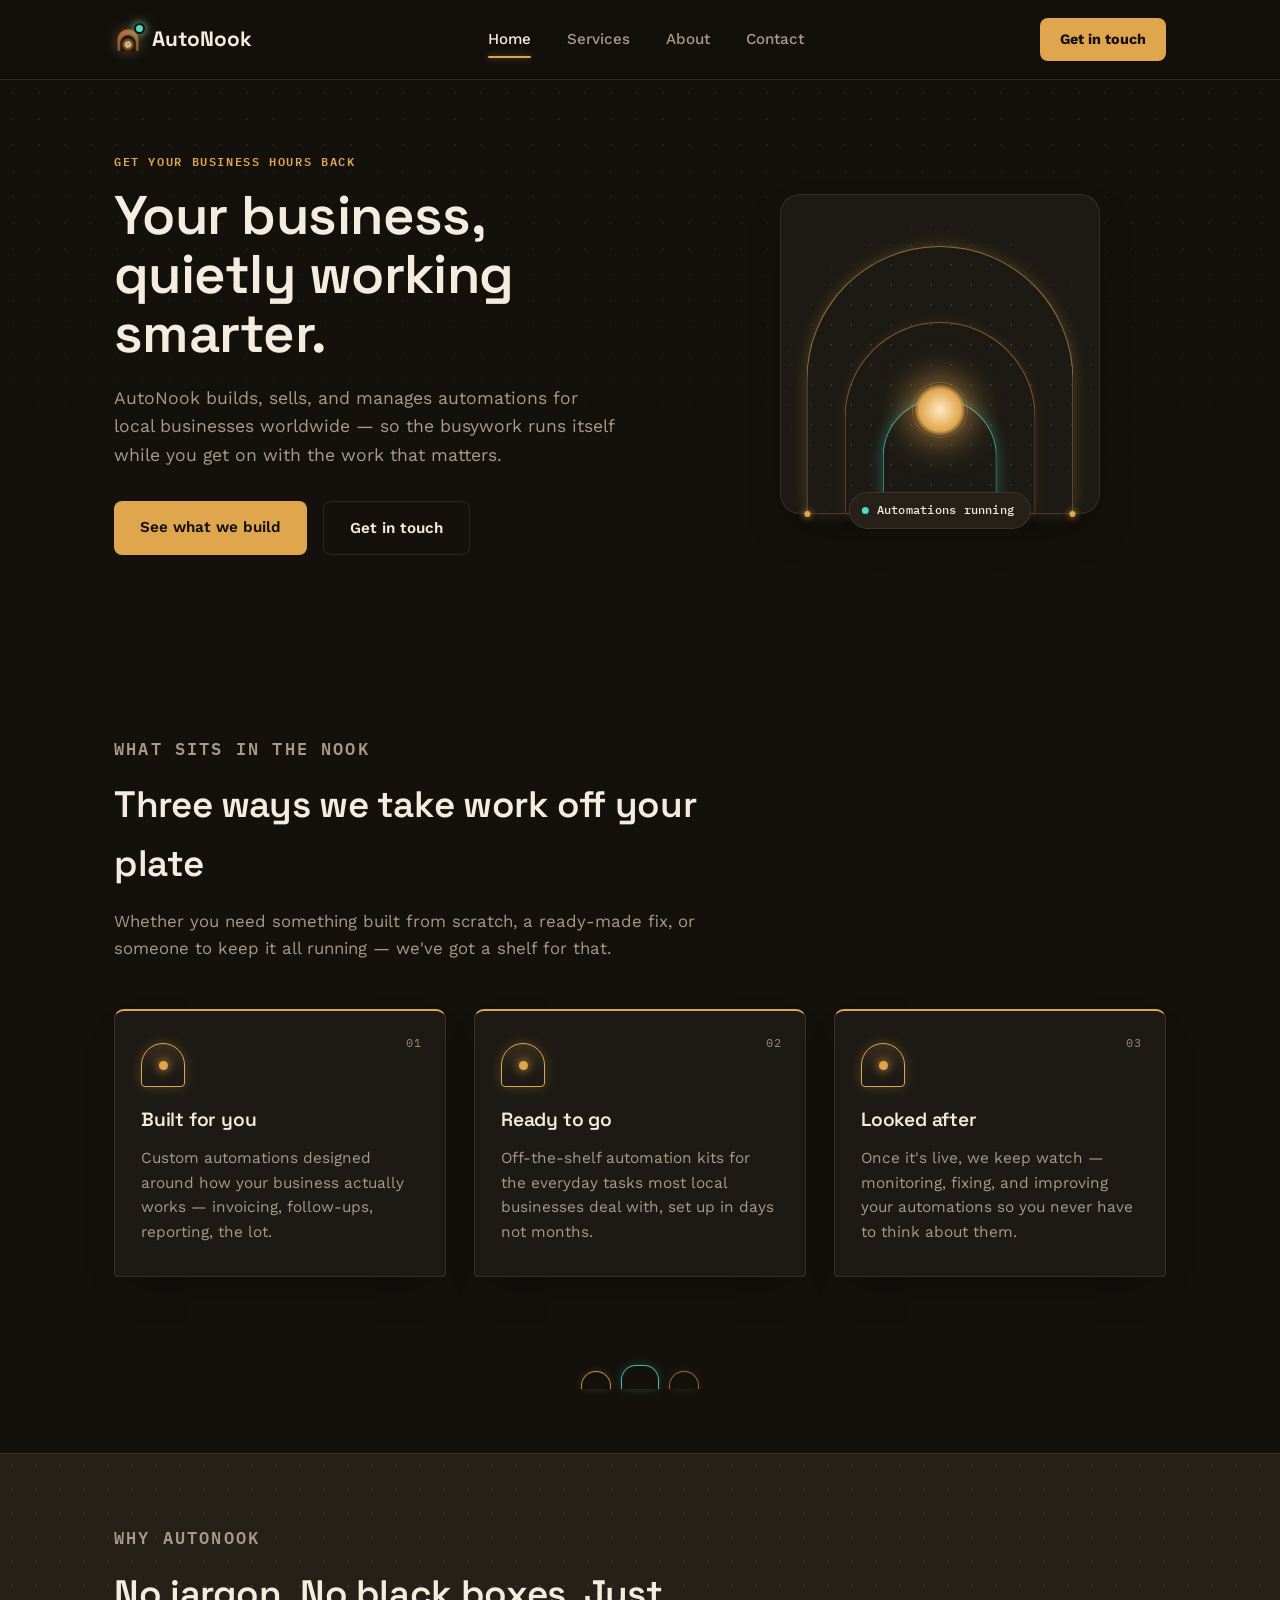
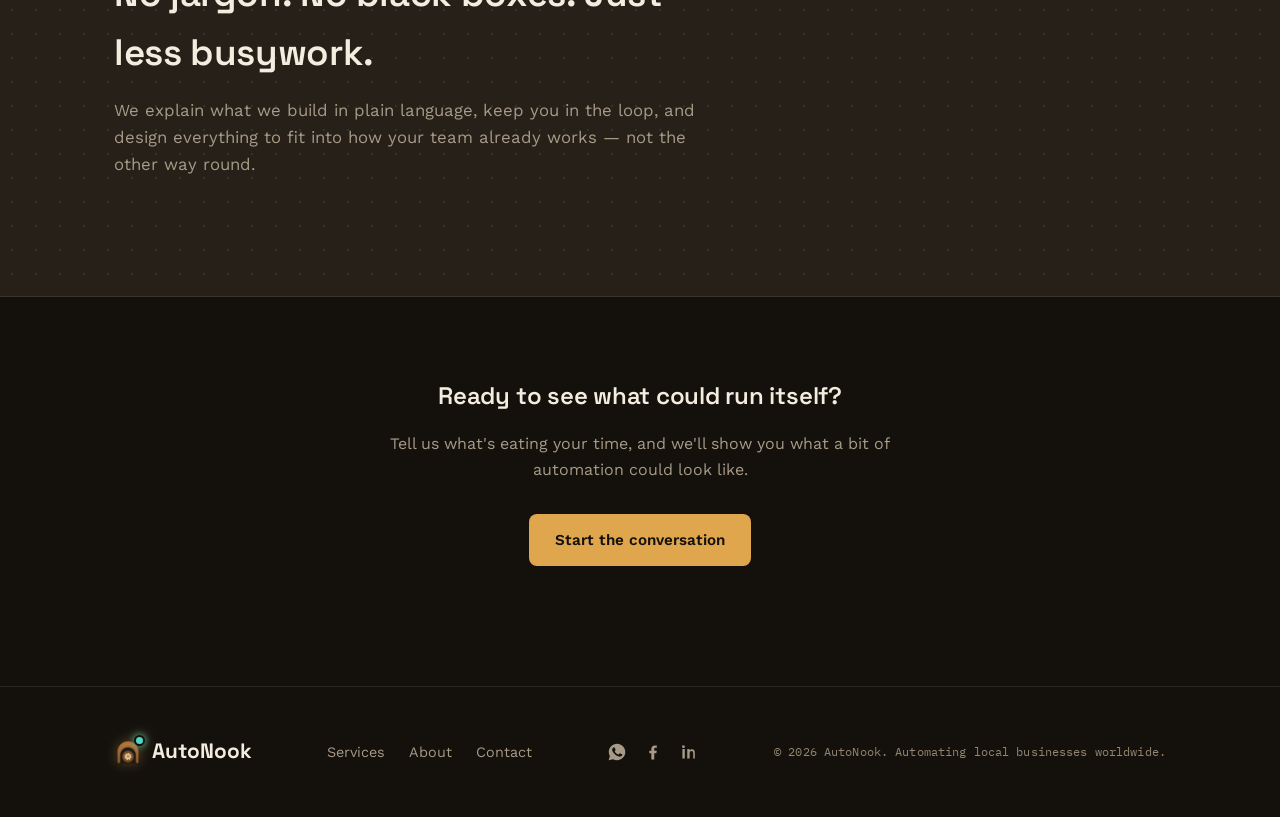
<file: index.html>
<!DOCTYPE html>
<html lang="en">
<head>
<!-- Google tag (gtag.js) -->
<script async src="https://www.googletagmanager.com/gtag/js?id=G-Y0112PHLWQ"></script>
<script>
  window.dataLayer = window.dataLayer || [];
  function gtag(){dataLayer.push(arguments);}
  gtag('js', new Date());

  gtag('config', 'G-Y0112PHLWQ');
</script>
<meta charset="UTF-8">
<meta name="viewport" content="width=device-width, initial-scale=1.0">
<title>AutoNook — Get your business hours back</title>
<meta name="description" content="AutoNook builds, sells, and manages automations for local businesses worldwide.">
<link rel="canonical" href="https://autonook.co.za/">
<meta name="theme-color" content="#14110D">
<link rel="icon" href="favicon.ico" sizes="any">
<link rel="icon" href="favicon-32.png" sizes="32x32" type="image/png">
<link rel="apple-touch-icon" href="apple-touch-icon.png">
<link rel="manifest" href="site.webmanifest">

<link rel="preconnect" href="https://fonts.googleapis.com">
<link rel="preconnect" href="https://fonts.gstatic.com" crossorigin>
<link rel="stylesheet" href="https://fonts.googleapis.com/css2?family=Space+Grotesk:wght@500;600;700&family=Work+Sans:wght@400;500;600;700&family=IBM+Plex+Mono:wght@400;500;600;700&display=swap">

<meta property="og:type" content="website">
<meta property="og:site_name" content="AutoNook">
<meta property="og:title" content="AutoNook — Get your business hours back">
<meta property="og:description" content="AutoNook builds, sells, and manages automations for local businesses worldwide.">
<meta property="og:url" content="https://autonook.co.za/">
<meta property="og:image" content="https://autonook.co.za/og-image.png">
<meta property="og:image:width" content="1200">
<meta property="og:image:height" content="630">
<meta property="og:locale" content="en_US">
<meta name="twitter:card" content="summary_large_image">
<meta name="twitter:title" content="AutoNook — Get your business hours back">
<meta name="twitter:description" content="AutoNook builds, sells, and manages automations for local businesses worldwide.">
<meta name="twitter:image" content="https://autonook.co.za/og-image.png">

<script type="application/ld+json">
{
  "@context": "https://schema.org",
  "@type": "Organization",
  "name": "AutoNook",
  "url": "https://autonook.co.za/",
  "logo": "https://autonook.co.za/apple-touch-icon.png",
  "image": "https://autonook.co.za/og-image.png",
  "description": "AutoNook builds, sells, and manages automations for local businesses worldwide.",
  "areaServed": "Worldwide"
}
</script>

<link rel="stylesheet" href="styles.css">
</head>
<body>

<header>
  <nav class="nav">
    <a href="/" class="logo"><span class="logo-mark"><img src="logo-icon.png" alt="AutoNook" width="28" height="28"></span>AutoNook</a>
    <div class="nav-links">
      <a href="/" class="active">Home</a>
      <a href="/services">Services</a>
      <a href="/about">About</a>
      <a href="/contact">Contact</a>
    </div>
    <a href="/contact" class="nav-cta">Get in touch</a>
    <button class="nav-toggle" aria-label="Toggle menu"><span></span><span></span><span></span></button>
  </nav>
</header>

<section class="hero">
  <div class="container hero-grid">
    <div>
      <p class="eyebrow">Get your business hours back</p>
      <h1>Your business, quietly working smarter.</h1>
      <p class="lede">AutoNook builds, sells, and manages automations for local businesses worldwide — so the busywork runs itself while you get on with the work that matters.</p>
      <div class="btn-row">
        <a href="/services" class="btn btn-primary">See what we build</a>
        <a href="/contact" class="btn btn-ghost">Get in touch</a>
      </div>
    </div>
    <div class="arch-stack">
      <div class="arch arch-1"></div>
      <div class="arch arch-2"></div>
      <div class="arch arch-3"></div>
      <div class="arch-glow"></div>
      <div class="status-float"><span class="dot"></span>Automations running</div>
    </div>
  </div>
</section>

<section>
  <div class="container">
    <div class="section-head">
      <p class="eyebrow">What sits in the nook</p>
      <h2>Three ways we take work off your plate</h2>
      <p>Whether you need something built from scratch, a ready-made fix, or someone to keep it all running — we've got a shelf for that.</p>
    </div>
    <div class="shelves">
      <a class="shelf corner-frame" href="/custom">
        <span class="shelf-index">01</span>
        <div class="mini-arch"><span></span></div>
        <h3>Built for you</h3>
        <p>Custom automations designed around how your business actually works — invoicing, follow-ups, reporting, the lot.</p>
      </a>
      <a class="shelf corner-frame" href="/ready-made-kits">
        <span class="shelf-index">02</span>
        <div class="mini-arch"><span></span></div>
        <h3>Ready to go</h3>
        <p>Off-the-shelf automation kits for the everyday tasks most local businesses deal with, set up in days not months.</p>
      </a>
      <a class="shelf corner-frame" href="/managed">
        <span class="shelf-index">03</span>
        <div class="mini-arch"><span></span></div>
        <h3>Looked after</h3>
        <p>Once it's live, we keep watch — monitoring, fixing, and improving your automations so you never have to think about them.</p>
      </a>
    </div>
  </div>
</section>

<div class="divider-arches"><span></span><span></span><span></span></div>

<section class="band">
  <div class="container">
    <div class="section-head">
      <p class="eyebrow">Why AutoNook</p>
      <h2>No jargon. No black boxes. Just less busywork.</h2>
      <p>We explain what we build in plain language, keep you in the loop, and design everything to fit into how your team already works — not the other way round.</p>
    </div>
  </div>
</section>

<section>
  <div class="container" style="text-align:center">
    <h2 style="margin-bottom:16px">Ready to see what could run itself?</h2>
    <p style="color:var(--ink-soft);max-width:50ch;margin:0 auto 32px">Tell us what's eating your time, and we'll show you what a bit of automation could look like.</p>
    <a href="/contact" class="btn btn-primary">Start the conversation</a>
  </div>
</section>

<footer>
  <div class="container footer-row">
    <a href="/" class="logo"><span class="logo-mark"><img src="logo-icon.png" alt="AutoNook" width="28" height="28"></span>AutoNook</a>
    <div class="footer-links">
      <a href="/services">Services</a>
      <a href="/about">About</a>
      <a href="/contact">Contact</a>
    </div>
    <div class="footer-social">
      <a href="https://wa.me/27660152471?text=Hi%20AutoNook%2C%20I%27d%20like%20to%20chat%20about%20automating%20something%20in%20my%20business." target="_blank" rel="noopener" aria-label="Chat on WhatsApp"><svg viewBox="0 0 24 24" width="20" height="20" fill="currentColor" aria-hidden="true"><path d="M12.04 2C6.58 2 2.13 6.45 2.13 11.91c0 1.75.46 3.45 1.32 4.95L2 22l5.25-1.38a9.9 9.9 0 0 0 4.79 1.22h.01c5.46 0 9.9-4.45 9.9-9.91C21.95 6.45 17.5 2 12.04 2Zm5.8 14.07c-.24.68-1.42 1.33-1.96 1.4-.5.07-1.14.1-1.84-.12-.42-.13-.96-.31-1.66-.6-2.92-1.26-4.83-4.19-4.98-4.39-.15-.2-1.2-1.6-1.2-3.05 0-1.45.76-2.16 1.03-2.46.27-.3.6-.37.8-.37.2 0 .4 0 .58.01.19.01.44-.07.68.53.25.6.85 2.08.92 2.23.07.15.12.33.02.53-.1.2-.15.32-.3.5-.15.18-.31.4-.44.53-.15.15-.3.31-.13.61.17.3.76 1.27 1.63 2.06 1.12 1.02 2.06 1.34 2.37 1.49.3.15.48.13.66-.08.18-.2.76-.9.96-1.2.2-.3.4-.25.68-.15.27.1 1.75.83 2.05.98.3.15.5.23.57.35.08.13.08.72-.16 1.4Z"/></svg></a>
      <a href="https://www.facebook.com/AutoNookza/" target="_blank" rel="noopener" aria-label="AutoNook on Facebook"><svg viewBox="0 0 24 24" width="20" height="20" fill="currentColor" aria-hidden="true"><path d="M13.5 21v-7.5h2.5l.5-3h-3V8.5c0-.87.24-1.46 1.49-1.46H16.6V4.35C16.3 4.31 15.3 4.22 14.13 4.22c-2.44 0-4.11 1.49-4.11 4.22V10.5H7.5v3H10V21h3.5Z"/></svg></a>
      <a href="https://www.linkedin.com/company/autonook-automations/" target="_blank" rel="noopener" aria-label="AutoNook on LinkedIn"><svg viewBox="0 0 24 24" width="20" height="20" fill="currentColor" aria-hidden="true"><path d="M6.94 8.5H4.06V19.94h2.88V8.5ZM5.5 4a1.67 1.67 0 1 0 0 3.33A1.67 1.67 0 0 0 5.5 4ZM19.94 19.94h-2.87v-5.98c0-1.43-.03-3.26-1.99-3.26-1.99 0-2.3 1.55-2.3 3.16v6.08H9.91V8.5h2.76v1.56h.04c.38-.73 1.32-1.5 2.72-1.5 2.91 0 3.51 1.91 3.51 4.4v6.98Z"/></svg></a>
    </div>
    <p class="footer-note">© 2026 AutoNook. Automating local businesses worldwide.</p>
  </div>
</footer>

<script src="script.js"></script>
</body>
</html>
</file>
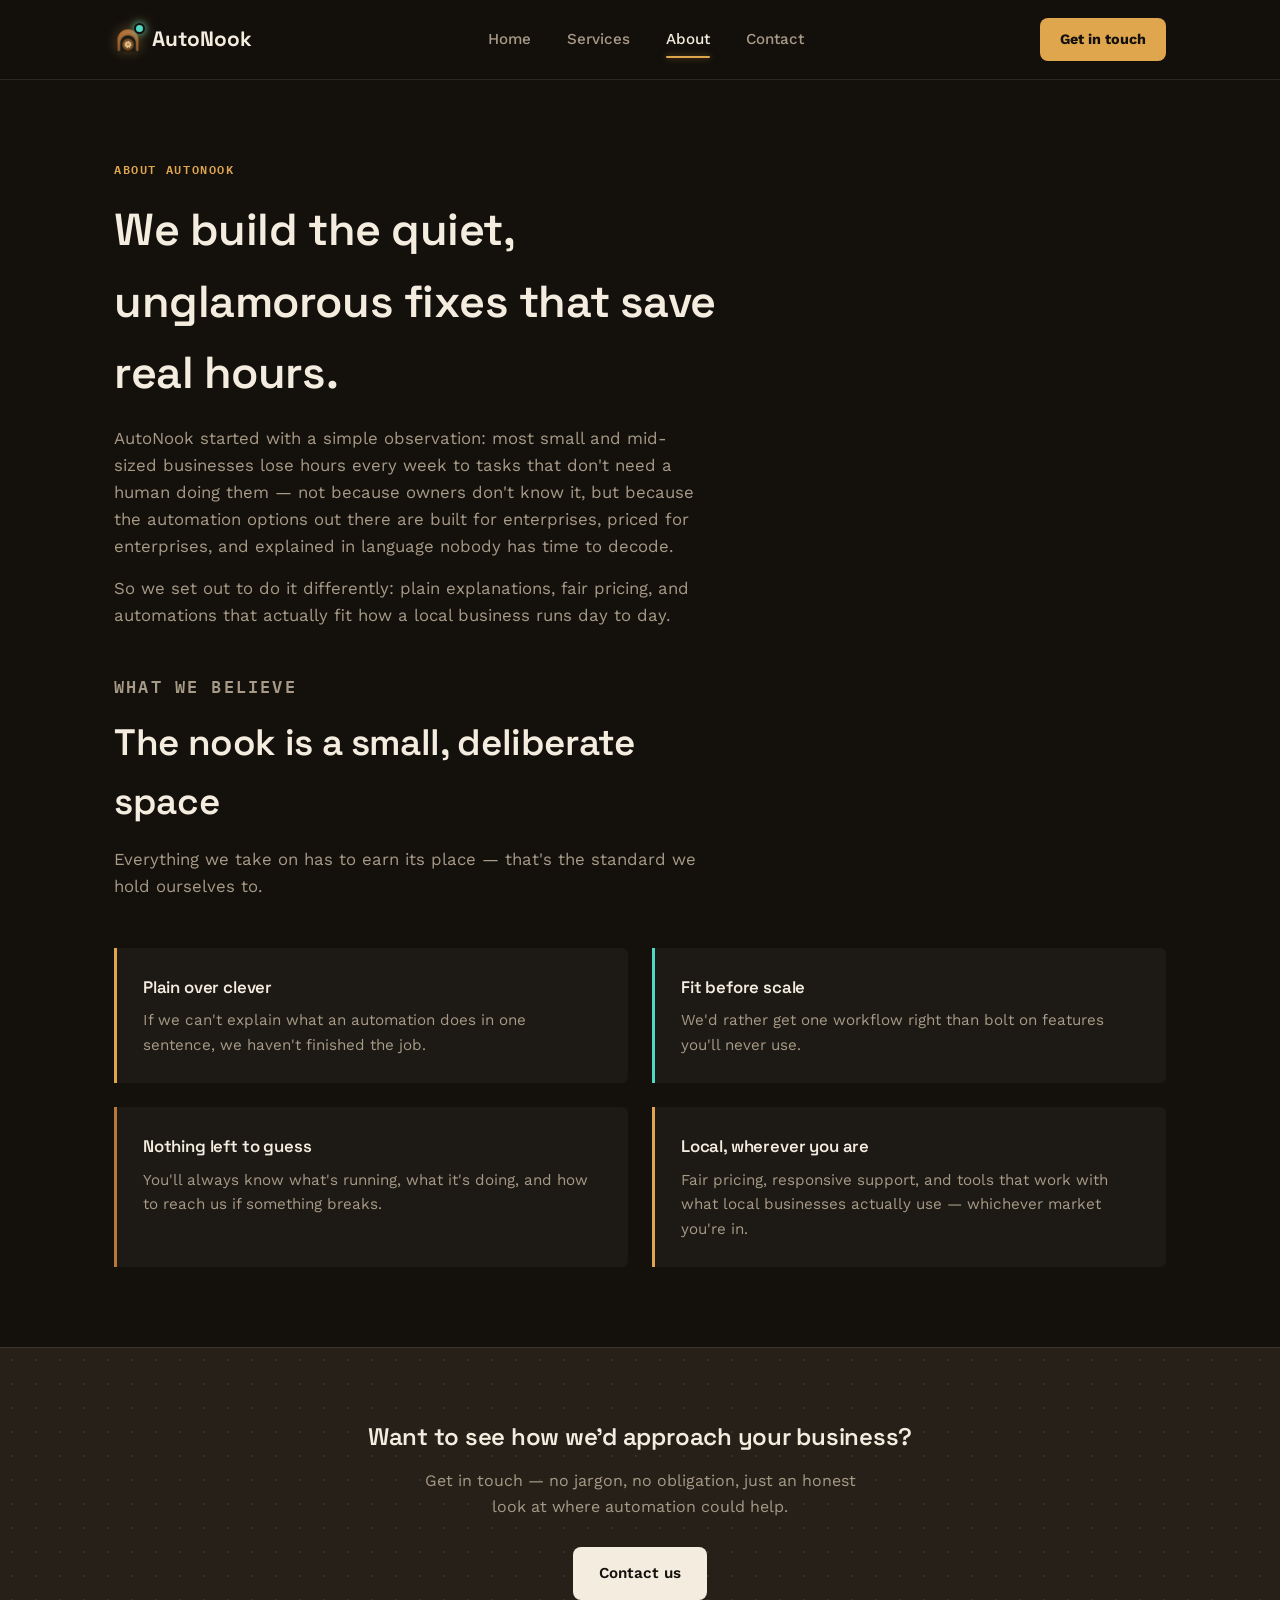
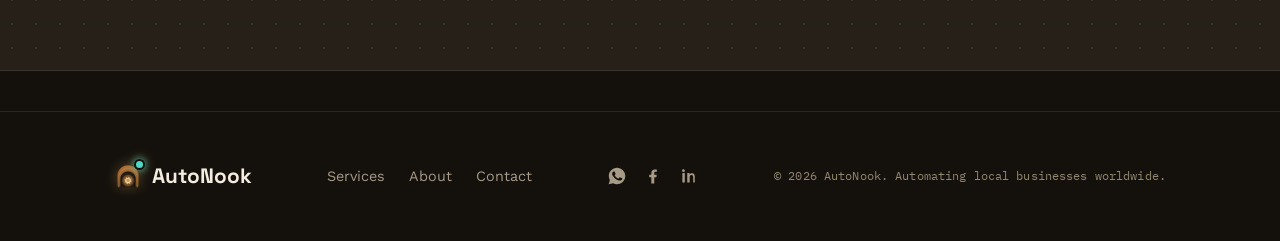
<file: about.html>
<!DOCTYPE html>
<html lang="en">
<head>
<!-- Google tag (gtag.js) -->
<script async src="https://www.googletagmanager.com/gtag/js?id=G-Y0112PHLWQ"></script>
<script>
  window.dataLayer = window.dataLayer || [];
  function gtag(){dataLayer.push(arguments);}
  gtag('js', new Date());

  gtag('config', 'G-Y0112PHLWQ');
</script>
<meta charset="UTF-8">
<meta name="viewport" content="width=device-width, initial-scale=1.0">
<title>About — AutoNook</title>
<meta name="description" content="AutoNook is an automation studio built on plain language and practical fixes, for local businesses worldwide.">
<link rel="canonical" href="https://autonook.co.za/about">
<meta name="theme-color" content="#14110D">
<link rel="icon" href="favicon.ico" sizes="any">
<link rel="icon" href="favicon-32.png" sizes="32x32" type="image/png">
<link rel="apple-touch-icon" href="apple-touch-icon.png">
<link rel="manifest" href="site.webmanifest">

<link rel="preconnect" href="https://fonts.googleapis.com">
<link rel="preconnect" href="https://fonts.gstatic.com" crossorigin>
<link rel="stylesheet" href="https://fonts.googleapis.com/css2?family=Space+Grotesk:wght@500;600;700&family=Work+Sans:wght@400;500;600;700&family=IBM+Plex+Mono:wght@400;500;600;700&display=swap">

<meta property="og:type" content="website">
<meta property="og:site_name" content="AutoNook">
<meta property="og:title" content="About — AutoNook">
<meta property="og:description" content="AutoNook is an automation studio built on plain language and practical fixes, for local businesses worldwide.">
<meta property="og:url" content="https://autonook.co.za/about">
<meta property="og:image" content="https://autonook.co.za/og-image.png">
<meta property="og:image:width" content="1200">
<meta property="og:image:height" content="630">
<meta property="og:locale" content="en_US">
<meta name="twitter:card" content="summary_large_image">
<meta name="twitter:title" content="About — AutoNook">
<meta name="twitter:description" content="AutoNook is an automation studio built on plain language and practical fixes, for local businesses worldwide.">
<meta name="twitter:image" content="https://autonook.co.za/og-image.png">

<script type="application/ld+json">
{
  "@context": "https://schema.org",
  "@type": "Organization",
  "name": "AutoNook",
  "url": "https://autonook.co.za/",
  "logo": "https://autonook.co.za/apple-touch-icon.png",
  "image": "https://autonook.co.za/og-image.png",
  "description": "AutoNook builds, sells, and manages automations for local businesses worldwide.",
  "areaServed": "Worldwide"
}
</script>
<script type="application/ld+json">
{
  "@context": "https://schema.org",
  "@type": "BreadcrumbList",
  "itemListElement": [
    {"@type": "ListItem", "position": 1, "name": "Home", "item": "https://autonook.co.za/"},
    {"@type": "ListItem", "position": 2, "name": "About", "item": "https://autonook.co.za/about"}
  ]
}
</script>

<link rel="stylesheet" href="styles.css">
</head>
<body>

<header>
  <nav class="nav">
    <a href="/" class="logo"><span class="logo-mark"><img src="logo-icon.png" alt="AutoNook" width="28" height="28"></span>AutoNook</a>
    <div class="nav-links">
      <a href="/">Home</a>
      <a href="/services">Services</a>
      <a href="/about" class="active">About</a>
      <a href="/contact">Contact</a>
    </div>
    <a href="/contact" class="nav-cta">Get in touch</a>
    <button class="nav-toggle" aria-label="Toggle menu"><span></span><span></span><span></span></button>
  </nav>
</header>

<section style="padding-bottom:20px">
  <div class="container">
    <p class="eyebrow">About AutoNook</p>
    <h1 style="font-size:clamp(2rem,4vw,2.8rem);max-width:22ch">We build the quiet, unglamorous fixes that save real hours.</h1>
    <p style="color:var(--ink-soft);max-width:58ch;margin-top:16px;font-size:1.05rem">AutoNook started with a simple observation: most small and mid-sized businesses lose hours every week to tasks that don't need a human doing them — not because owners don't know it, but because the automation options out there are built for enterprises, priced for enterprises, and explained in language nobody has time to decode.</p>
    <p style="color:var(--ink-soft);max-width:58ch;margin-top:16px;font-size:1.05rem">So we set out to do it differently: plain explanations, fair pricing, and automations that actually fit how a local business runs day to day.</p>
  </div>
</section>

<section style="padding-top:24px">
  <div class="container">
    <div class="section-head">
      <p class="eyebrow">What we believe</p>
      <h2>The nook is a small, deliberate space</h2>
      <p>Everything we take on has to earn its place — that's the standard we hold ourselves to.</p>
    </div>
    <div class="value-row">
      <div class="value-item corner-frame">
        <h3>Plain over clever</h3>
        <p>If we can't explain what an automation does in one sentence, we haven't finished the job.</p>
      </div>
      <div class="value-item corner-frame">
        <h3>Fit before scale</h3>
        <p>We'd rather get one workflow right than bolt on features you'll never use.</p>
      </div>
      <div class="value-item corner-frame">
        <h3>Nothing left to guess</h3>
        <p>You'll always know what's running, what it's doing, and how to reach us if something breaks.</p>
      </div>
      <div class="value-item corner-frame">
        <h3>Local, wherever you are</h3>
        <p>Fair pricing, responsive support, and tools that work with what local businesses actually use — whichever market you're in.</p>
      </div>
    </div>
  </div>
</section>

<section class="band">
  <div class="container" style="text-align:center">
    <h2>Want to see how we'd approach your business?</h2>
    <p style="max-width:46ch;margin:12px auto 28px">Get in touch — no jargon, no obligation, just an honest look at where automation could help.</p>
    <a href="/contact" class="btn" style="background:var(--parchment);color:var(--teal)">Contact us</a>
  </div>
</section>

<footer>
  <div class="container footer-row">
    <a href="/" class="logo"><span class="logo-mark"><img src="logo-icon.png" alt="AutoNook" width="28" height="28"></span>AutoNook</a>
    <div class="footer-links">
      <a href="/services">Services</a>
      <a href="/about">About</a>
      <a href="/contact">Contact</a>
    </div>
    <div class="footer-social">
      <a href="https://wa.me/27660152471?text=Hi%20AutoNook%2C%20I%27d%20like%20to%20chat%20about%20automating%20something%20in%20my%20business." target="_blank" rel="noopener" aria-label="Chat on WhatsApp"><svg viewBox="0 0 24 24" width="20" height="20" fill="currentColor" aria-hidden="true"><path d="M12.04 2C6.58 2 2.13 6.45 2.13 11.91c0 1.75.46 3.45 1.32 4.95L2 22l5.25-1.38a9.9 9.9 0 0 0 4.79 1.22h.01c5.46 0 9.9-4.45 9.9-9.91C21.95 6.45 17.5 2 12.04 2Zm5.8 14.07c-.24.68-1.42 1.33-1.96 1.4-.5.07-1.14.1-1.84-.12-.42-.13-.96-.31-1.66-.6-2.92-1.26-4.83-4.19-4.98-4.39-.15-.2-1.2-1.6-1.2-3.05 0-1.45.76-2.16 1.03-2.46.27-.3.6-.37.8-.37.2 0 .4 0 .58.01.19.01.44-.07.68.53.25.6.85 2.08.92 2.23.07.15.12.33.02.53-.1.2-.15.32-.3.5-.15.18-.31.4-.44.53-.15.15-.3.31-.13.61.17.3.76 1.27 1.63 2.06 1.12 1.02 2.06 1.34 2.37 1.49.3.15.48.13.66-.08.18-.2.76-.9.96-1.2.2-.3.4-.25.68-.15.27.1 1.75.83 2.05.98.3.15.5.23.57.35.08.13.08.72-.16 1.4Z"/></svg></a>
      <a href="https://www.facebook.com/AutoNookza/" target="_blank" rel="noopener" aria-label="AutoNook on Facebook"><svg viewBox="0 0 24 24" width="20" height="20" fill="currentColor" aria-hidden="true"><path d="M13.5 21v-7.5h2.5l.5-3h-3V8.5c0-.87.24-1.46 1.49-1.46H16.6V4.35C16.3 4.31 15.3 4.22 14.13 4.22c-2.44 0-4.11 1.49-4.11 4.22V10.5H7.5v3H10V21h3.5Z"/></svg></a>
      <a href="https://www.linkedin.com/company/autonook-automations/" target="_blank" rel="noopener" aria-label="AutoNook on LinkedIn"><svg viewBox="0 0 24 24" width="20" height="20" fill="currentColor" aria-hidden="true"><path d="M6.94 8.5H4.06V19.94h2.88V8.5ZM5.5 4a1.67 1.67 0 1 0 0 3.33A1.67 1.67 0 0 0 5.5 4ZM19.94 19.94h-2.87v-5.98c0-1.43-.03-3.26-1.99-3.26-1.99 0-2.3 1.55-2.3 3.16v6.08H9.91V8.5h2.76v1.56h.04c.38-.73 1.32-1.5 2.72-1.5 2.91 0 3.51 1.91 3.51 4.4v6.98Z"/></svg></a>
    </div>
    <p class="footer-note">© 2026 AutoNook. Automating local businesses worldwide.</p>
  </div>
</footer>

<script src="script.js"></script>
</body>
</html>
</file>
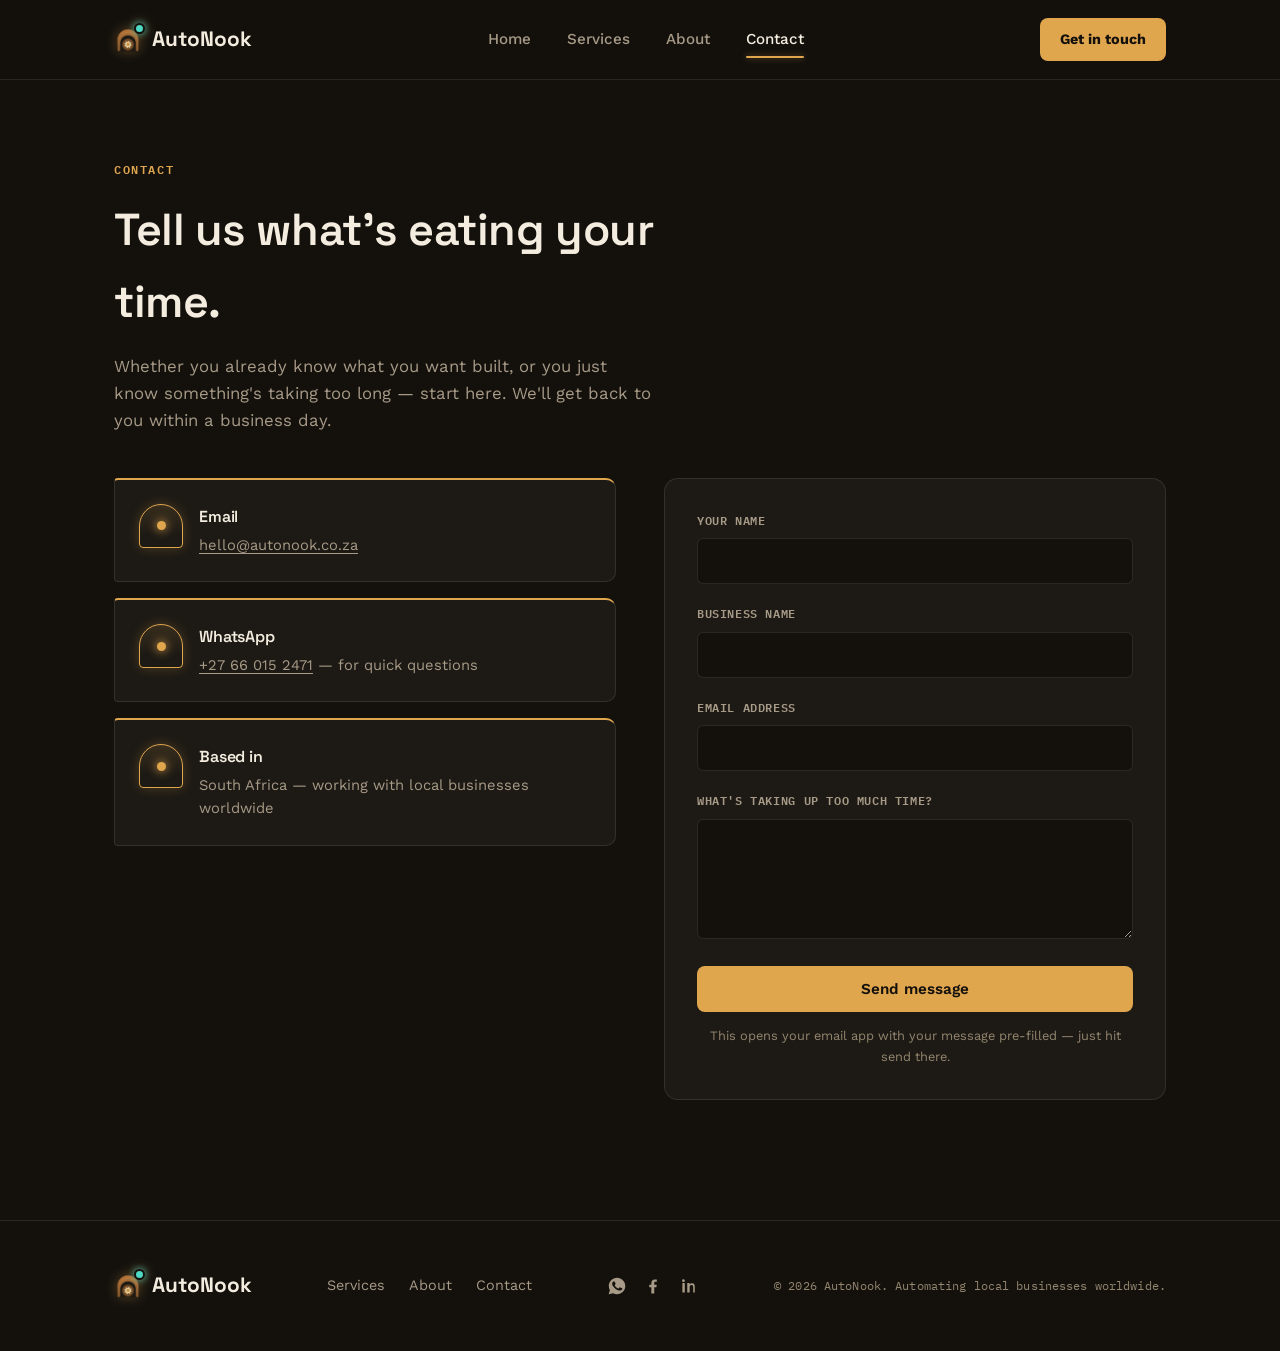
<file: contact.html>
<!DOCTYPE html>
<html lang="en">
<head>
<!-- Google tag (gtag.js) -->
<script async src="https://www.googletagmanager.com/gtag/js?id=G-Y0112PHLWQ"></script>
<script>
  window.dataLayer = window.dataLayer || [];
  function gtag(){dataLayer.push(arguments);}
  gtag('js', new Date());

  gtag('config', 'G-Y0112PHLWQ');
</script>
<meta charset="UTF-8">
<meta name="viewport" content="width=device-width, initial-scale=1.0">
<title>Contact — AutoNook</title>
<meta name="description" content="Get in touch with AutoNook about custom automations, ready-made kits, or an automation audit.">
<link rel="canonical" href="https://autonook.co.za/contact">
<meta name="theme-color" content="#14110D">
<link rel="icon" href="favicon.ico" sizes="any">
<link rel="icon" href="favicon-32.png" sizes="32x32" type="image/png">
<link rel="apple-touch-icon" href="apple-touch-icon.png">
<link rel="manifest" href="site.webmanifest">

<link rel="preconnect" href="https://fonts.googleapis.com">
<link rel="preconnect" href="https://fonts.gstatic.com" crossorigin>
<link rel="stylesheet" href="https://fonts.googleapis.com/css2?family=Space+Grotesk:wght@500;600;700&family=Work+Sans:wght@400;500;600;700&family=IBM+Plex+Mono:wght@400;500;600;700&display=swap">

<meta property="og:type" content="website">
<meta property="og:site_name" content="AutoNook">
<meta property="og:title" content="Contact — AutoNook">
<meta property="og:description" content="Get in touch with AutoNook about custom automations, ready-made kits, or an automation audit.">
<meta property="og:url" content="https://autonook.co.za/contact">
<meta property="og:image" content="https://autonook.co.za/og-image.png">
<meta property="og:image:width" content="1200">
<meta property="og:image:height" content="630">
<meta property="og:locale" content="en_US">
<meta name="twitter:card" content="summary_large_image">
<meta name="twitter:title" content="Contact — AutoNook">
<meta name="twitter:description" content="Get in touch with AutoNook about custom automations, ready-made kits, or an automation audit.">
<meta name="twitter:image" content="https://autonook.co.za/og-image.png">

<script type="application/ld+json">
{
  "@context": "https://schema.org",
  "@type": "Organization",
  "name": "AutoNook",
  "url": "https://autonook.co.za/",
  "logo": "https://autonook.co.za/apple-touch-icon.png",
  "image": "https://autonook.co.za/og-image.png",
  "description": "AutoNook builds, sells, and manages automations for local businesses worldwide.",
  "areaServed": "Worldwide"
}
</script>
<script type="application/ld+json">
{
  "@context": "https://schema.org",
  "@type": "BreadcrumbList",
  "itemListElement": [
    {"@type": "ListItem", "position": 1, "name": "Home", "item": "https://autonook.co.za/"},
    {"@type": "ListItem", "position": 2, "name": "Contact", "item": "https://autonook.co.za/contact"}
  ]
}
</script>

<link rel="stylesheet" href="styles.css">
</head>
<body>

<header>
  <nav class="nav">
    <a href="/" class="logo"><span class="logo-mark"><img src="logo-icon.png" alt="AutoNook" width="28" height="28"></span>AutoNook</a>
    <div class="nav-links">
      <a href="/">Home</a>
      <a href="/services">Services</a>
      <a href="/about">About</a>
      <a href="/contact" class="active">Contact</a>
    </div>
    <a href="/contact" class="nav-cta">Get in touch</a>
    <button class="nav-toggle" aria-label="Toggle menu"><span></span><span></span><span></span></button>
  </nav>
</header>

<section style="padding-bottom:20px">
  <div class="container">
    <p class="eyebrow">Contact</p>
    <h1 style="font-size:clamp(2rem,4vw,2.8rem);max-width:20ch">Tell us what's eating your time.</h1>
    <p style="color:var(--ink-soft);max-width:54ch;margin-top:16px;font-size:1.05rem">Whether you already know what you want built, or you just know something's taking too long — start here. We'll get back to you within a business day.</p>
  </div>
</section>

<section style="padding-top:24px">
  <div class="container contact-grid">

    <div>
      <div class="contact-card corner-frame">
        <div class="mini-arch" style="margin-bottom:0"><span></span></div>
        <div>
          <h2>Email</h2>
          <p><a href="mailto:hello@autonook.co.za">hello@autonook.co.za</a></p>
        </div>
      </div>
      <div class="contact-card corner-frame">
        <div class="mini-arch" style="margin-bottom:0"><span></span></div>
        <div>
          <h2>WhatsApp</h2>
          <p><a href="https://wa.me/27660152471?text=Hi%20AutoNook%2C%20I%27d%20like%20to%20chat%20about%20automating%20something%20in%20my%20business." target="_blank" rel="noopener">+27 66 015 2471</a> — for quick questions</p>
        </div>
      </div>
      <div class="contact-card corner-frame">
        <div class="mini-arch" style="margin-bottom:0"><span></span></div>
        <div>
          <h2>Based in</h2>
          <p>South Africa — working with local businesses worldwide</p>
        </div>
      </div>
    </div>

    <form data-contact-form>
      <div class="field">
        <label for="name">Your name</label>
        <input type="text" id="name" name="Name" required>
      </div>
      <div class="field">
        <label for="business">Business name</label>
        <input type="text" id="business" name="Business">
      </div>
      <div class="field">
        <label for="email">Email address</label>
        <input type="email" id="email" name="Email" required>
      </div>
      <div class="field">
        <label for="message">What's taking up too much time?</label>
        <textarea id="message" name="Message" required></textarea>
      </div>
      <button type="submit" class="btn btn-primary" style="width:100%;text-align:center">Send message</button>
      <p style="color:var(--taupe);font-size:0.8rem;margin-top:14px;text-align:center">This opens your email app with your message pre-filled — just hit send there.</p>
    </form>

  </div>
</section>

<footer>
  <div class="container footer-row">
    <a href="/" class="logo"><span class="logo-mark"><img src="logo-icon.png" alt="AutoNook" width="28" height="28"></span>AutoNook</a>
    <div class="footer-links">
      <a href="/services">Services</a>
      <a href="/about">About</a>
      <a href="/contact">Contact</a>
    </div>
    <div class="footer-social">
      <a href="https://wa.me/27660152471?text=Hi%20AutoNook%2C%20I%27d%20like%20to%20chat%20about%20automating%20something%20in%20my%20business." target="_blank" rel="noopener" aria-label="Chat on WhatsApp"><svg viewBox="0 0 24 24" width="20" height="20" fill="currentColor" aria-hidden="true"><path d="M12.04 2C6.58 2 2.13 6.45 2.13 11.91c0 1.75.46 3.45 1.32 4.95L2 22l5.25-1.38a9.9 9.9 0 0 0 4.79 1.22h.01c5.46 0 9.9-4.45 9.9-9.91C21.95 6.45 17.5 2 12.04 2Zm5.8 14.07c-.24.68-1.42 1.33-1.96 1.4-.5.07-1.14.1-1.84-.12-.42-.13-.96-.31-1.66-.6-2.92-1.26-4.83-4.19-4.98-4.39-.15-.2-1.2-1.6-1.2-3.05 0-1.45.76-2.16 1.03-2.46.27-.3.6-.37.8-.37.2 0 .4 0 .58.01.19.01.44-.07.68.53.25.6.85 2.08.92 2.23.07.15.12.33.02.53-.1.2-.15.32-.3.5-.15.18-.31.4-.44.53-.15.15-.3.31-.13.61.17.3.76 1.27 1.63 2.06 1.12 1.02 2.06 1.34 2.37 1.49.3.15.48.13.66-.08.18-.2.76-.9.96-1.2.2-.3.4-.25.68-.15.27.1 1.75.83 2.05.98.3.15.5.23.57.35.08.13.08.72-.16 1.4Z"/></svg></a>
      <a href="https://www.facebook.com/AutoNookza/" target="_blank" rel="noopener" aria-label="AutoNook on Facebook"><svg viewBox="0 0 24 24" width="20" height="20" fill="currentColor" aria-hidden="true"><path d="M13.5 21v-7.5h2.5l.5-3h-3V8.5c0-.87.24-1.46 1.49-1.46H16.6V4.35C16.3 4.31 15.3 4.22 14.13 4.22c-2.44 0-4.11 1.49-4.11 4.22V10.5H7.5v3H10V21h3.5Z"/></svg></a>
      <a href="https://www.linkedin.com/company/autonook-automations/" target="_blank" rel="noopener" aria-label="AutoNook on LinkedIn"><svg viewBox="0 0 24 24" width="20" height="20" fill="currentColor" aria-hidden="true"><path d="M6.94 8.5H4.06V19.94h2.88V8.5ZM5.5 4a1.67 1.67 0 1 0 0 3.33A1.67 1.67 0 0 0 5.5 4ZM19.94 19.94h-2.87v-5.98c0-1.43-.03-3.26-1.99-3.26-1.99 0-2.3 1.55-2.3 3.16v6.08H9.91V8.5h2.76v1.56h.04c.38-.73 1.32-1.5 2.72-1.5 2.91 0 3.51 1.91 3.51 4.4v6.98Z"/></svg></a>
    </div>
    <p class="footer-note">© 2026 AutoNook. Automating local businesses worldwide.</p>
  </div>
</footer>

<script src="script.js"></script>
</body>
</html>
</file>
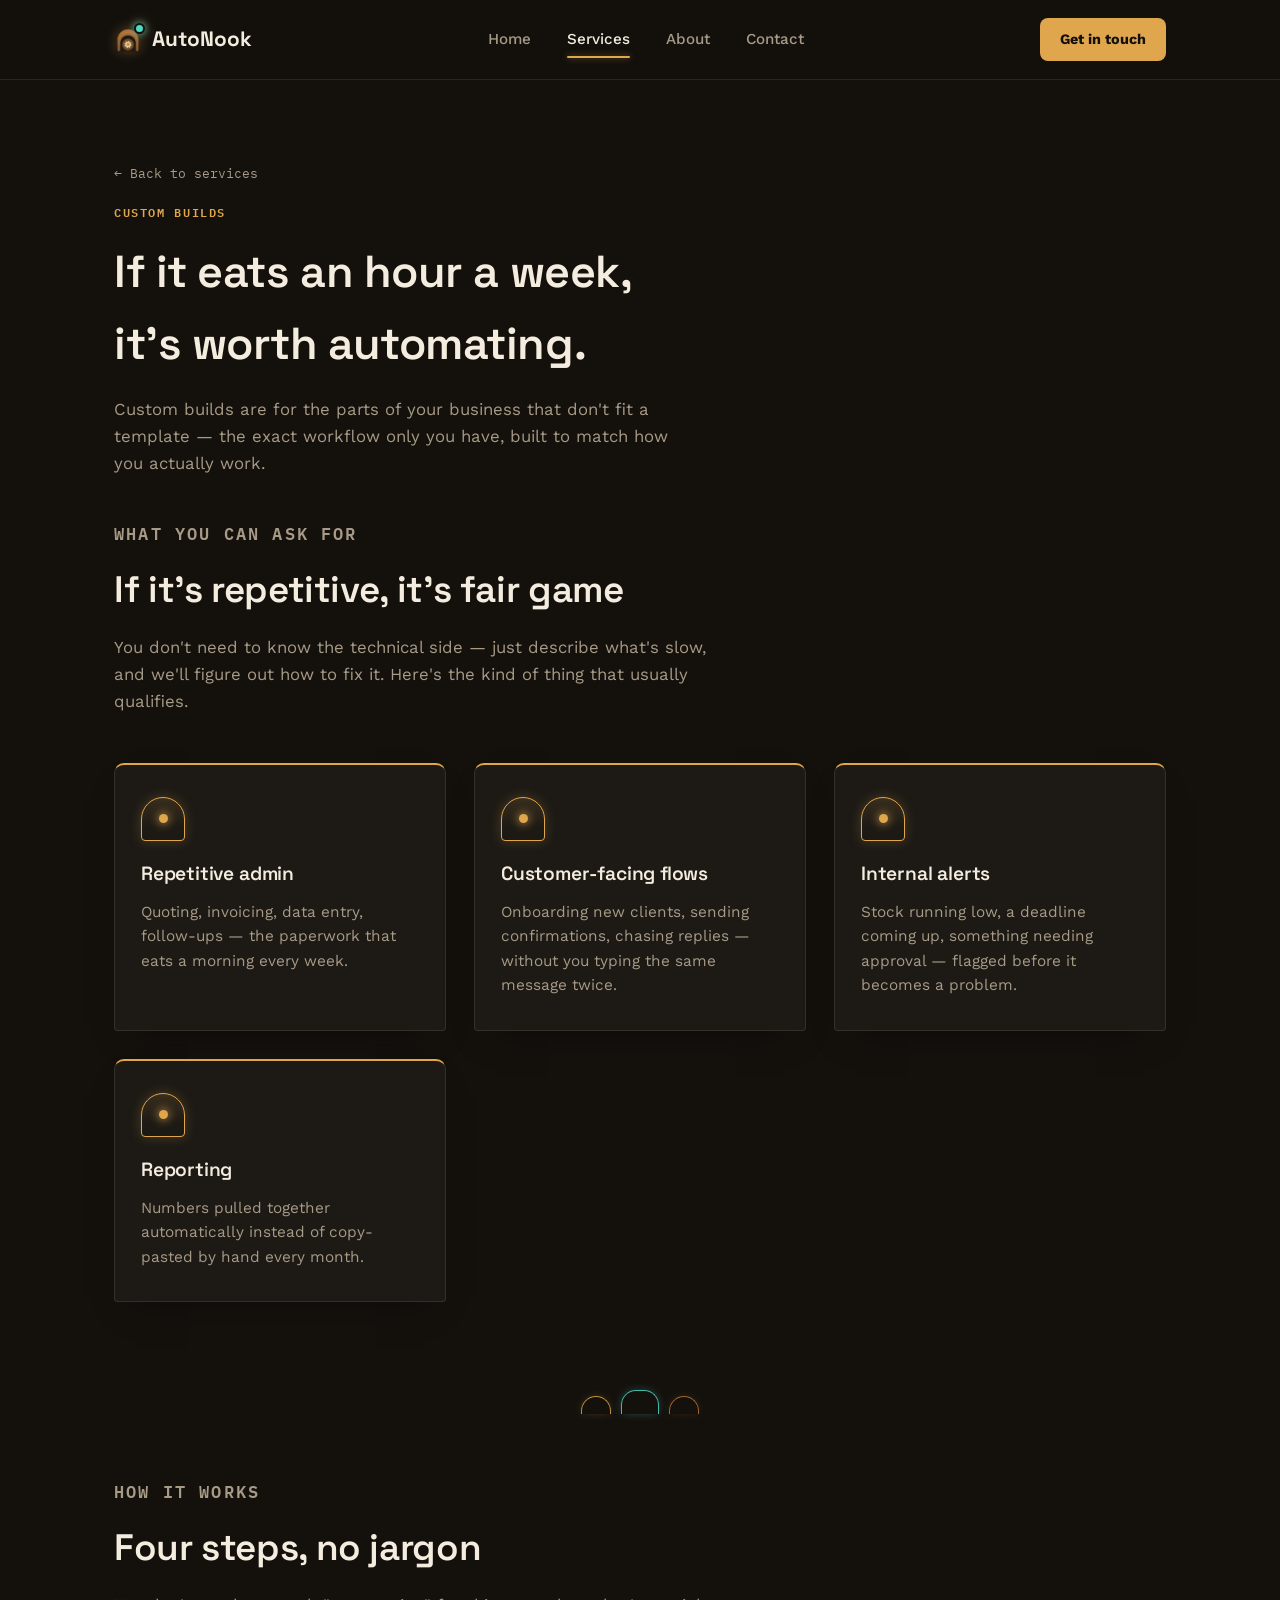
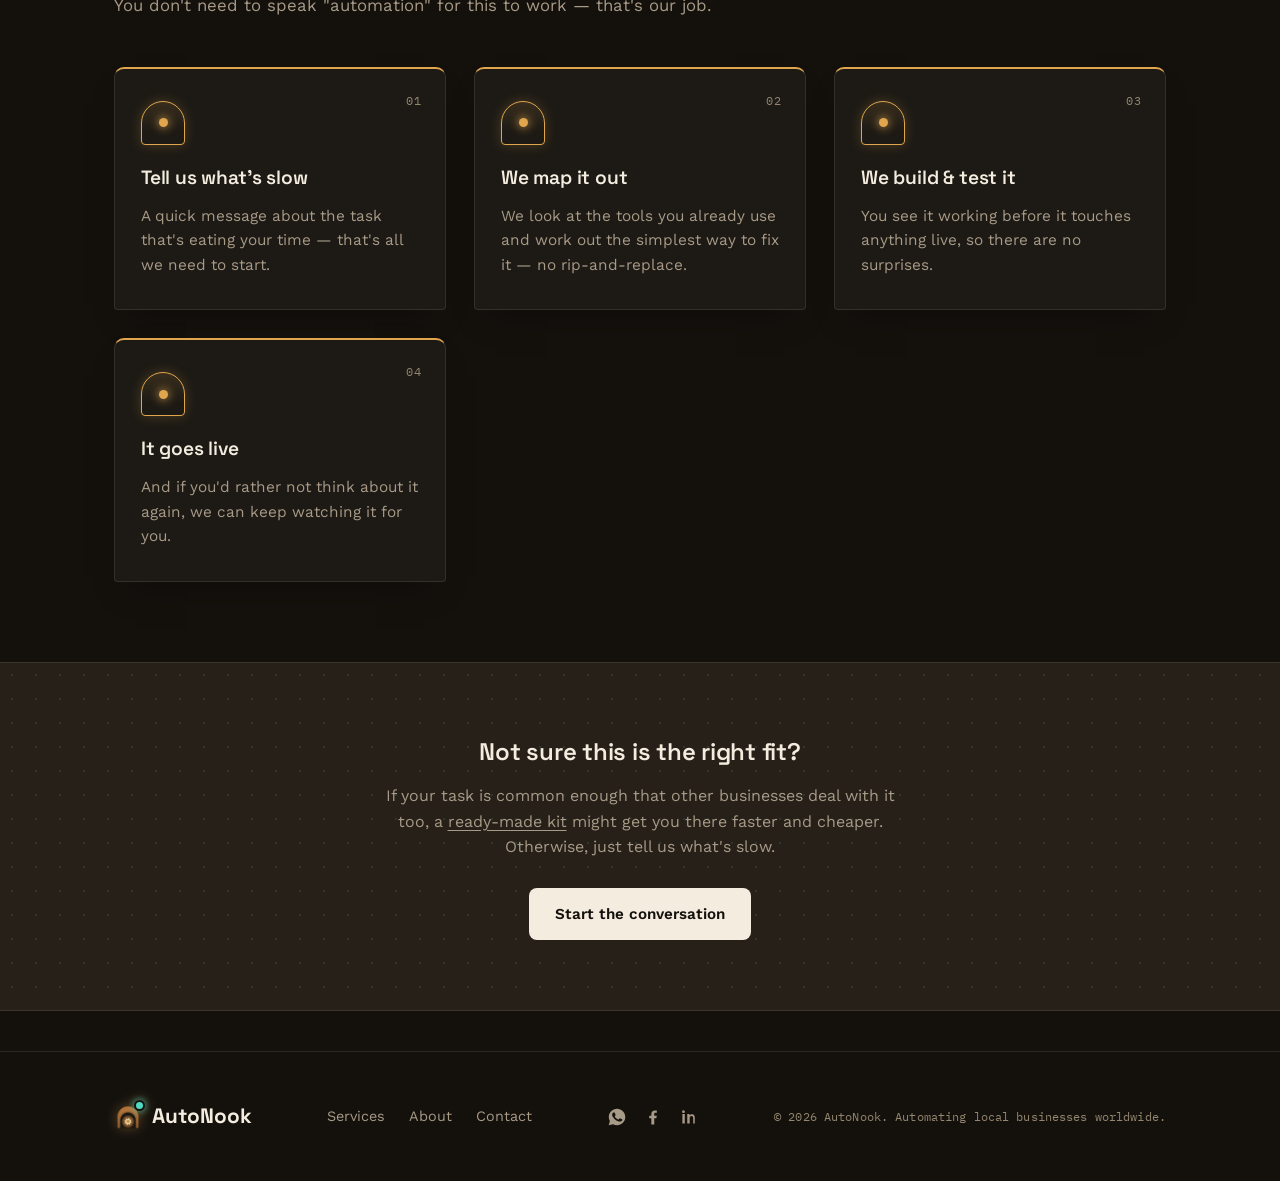
<file: custom.html>
<!DOCTYPE html>
<html lang="en">
<head>
<!-- Google tag (gtag.js) -->
<script async src="https://www.googletagmanager.com/gtag/js?id=G-Y0112PHLWQ"></script>
<script>
  window.dataLayer = window.dataLayer || [];
  function gtag(){dataLayer.push(arguments);}
  gtag('js', new Date());

  gtag('config', 'G-Y0112PHLWQ');
</script>
<meta charset="UTF-8">
<meta name="viewport" content="width=device-width, initial-scale=1.0">
<title>Custom Automation Builds — AutoNook</title>
<meta name="description" content="Custom automations built around how your business actually works. See what you can ask AutoNook to build, explained in plain language.">
<link rel="canonical" href="https://autonook.co.za/custom">
<meta name="theme-color" content="#14110D">
<link rel="icon" href="favicon.ico" sizes="any">
<link rel="icon" href="favicon-32.png" sizes="32x32" type="image/png">
<link rel="apple-touch-icon" href="apple-touch-icon.png">
<link rel="manifest" href="site.webmanifest">

<link rel="preconnect" href="https://fonts.googleapis.com">
<link rel="preconnect" href="https://fonts.gstatic.com" crossorigin>
<link rel="stylesheet" href="https://fonts.googleapis.com/css2?family=Space+Grotesk:wght@500;600;700&family=Work+Sans:wght@400;500;600;700&family=IBM+Plex+Mono:wght@400;500;600;700&display=swap">

<meta property="og:type" content="website">
<meta property="og:site_name" content="AutoNook">
<meta property="og:title" content="Custom Automation Builds — AutoNook">
<meta property="og:description" content="Custom automations built around how your business actually works. See what you can ask AutoNook to build, explained in plain language.">
<meta property="og:url" content="https://autonook.co.za/custom">
<meta property="og:image" content="https://autonook.co.za/og-image.png">
<meta property="og:image:width" content="1200">
<meta property="og:image:height" content="630">
<meta property="og:locale" content="en_US">
<meta name="twitter:card" content="summary_large_image">
<meta name="twitter:title" content="Custom Automation Builds — AutoNook">
<meta name="twitter:description" content="Custom automations built around how your business actually works. See what you can ask AutoNook to build, explained in plain language.">
<meta name="twitter:image" content="https://autonook.co.za/og-image.png">

<script type="application/ld+json">
{
  "@context": "https://schema.org",
  "@type": "Organization",
  "name": "AutoNook",
  "url": "https://autonook.co.za/",
  "logo": "https://autonook.co.za/apple-touch-icon.png",
  "image": "https://autonook.co.za/og-image.png",
  "description": "AutoNook builds, sells, and manages automations for local businesses worldwide.",
  "areaServed": "Worldwide"
}
</script>
<script type="application/ld+json">
{
  "@context": "https://schema.org",
  "@type": "BreadcrumbList",
  "itemListElement": [
    {"@type": "ListItem", "position": 1, "name": "Home", "item": "https://autonook.co.za/"},
    {"@type": "ListItem", "position": 2, "name": "Services", "item": "https://autonook.co.za/services"},
    {"@type": "ListItem", "position": 3, "name": "Custom builds", "item": "https://autonook.co.za/custom"}
  ]
}
</script>

<link rel="stylesheet" href="styles.css">
</head>
<body>

<header>
  <nav class="nav">
    <a href="/" class="logo"><span class="logo-mark"><img src="logo-icon.png" alt="AutoNook" width="28" height="28"></span>AutoNook</a>
    <div class="nav-links">
      <a href="/">Home</a>
      <a href="/services" class="active">Services</a>
      <a href="/about">About</a>
      <a href="/contact">Contact</a>
    </div>
    <a href="/contact" class="nav-cta">Get in touch</a>
    <button class="nav-toggle" aria-label="Toggle menu"><span></span><span></span><span></span></button>
  </nav>
</header>

<section style="padding-bottom:20px">
  <div class="container">
    <a href="/services" class="back-link">← Back to services</a>
    <p class="eyebrow">Custom builds</p>
    <h1 style="font-size:clamp(2rem,4vw,2.8rem);max-width:20ch">If it eats an hour a week, it's worth automating.</h1>
    <p style="color:var(--ink-soft);max-width:58ch;margin-top:16px;font-size:1.05rem">Custom builds are for the parts of your business that don't fit a template — the exact workflow only you have, built to match how you actually work.</p>
  </div>
</section>

<section style="padding-top:24px">
  <div class="container">
    <div class="section-head">
      <p class="eyebrow">What you can ask for</p>
      <h2>If it's repetitive, it's fair game</h2>
      <p>You don't need to know the technical side — just describe what's slow, and we'll figure out how to fix it. Here's the kind of thing that usually qualifies.</p>
    </div>
    <div class="shelves">
      <div class="shelf">
        <div class="mini-arch"><span></span></div>
        <h3>Repetitive admin</h3>
        <p>Quoting, invoicing, data entry, follow-ups — the paperwork that eats a morning every week.</p>
      </div>
      <div class="shelf">
        <div class="mini-arch"><span></span></div>
        <h3>Customer-facing flows</h3>
        <p>Onboarding new clients, sending confirmations, chasing replies — without you typing the same message twice.</p>
      </div>
      <div class="shelf">
        <div class="mini-arch"><span></span></div>
        <h3>Internal alerts</h3>
        <p>Stock running low, a deadline coming up, something needing approval — flagged before it becomes a problem.</p>
      </div>
      <div class="shelf">
        <div class="mini-arch"><span></span></div>
        <h3>Reporting</h3>
        <p>Numbers pulled together automatically instead of copy-pasted by hand every month.</p>
      </div>
    </div>
  </div>
</section>

<div class="divider-arches"><span></span><span></span><span></span></div>

<section style="padding-top:0">
  <div class="container">
    <div class="section-head">
      <p class="eyebrow">How it works</p>
      <h2>Four steps, no jargon</h2>
      <p>You don't need to speak "automation" for this to work — that's our job.</p>
    </div>
    <div class="shelves">
      <div class="shelf">
        <span class="shelf-index">01</span>
        <div class="mini-arch"><span></span></div>
        <h3>Tell us what's slow</h3>
        <p>A quick message about the task that's eating your time — that's all we need to start.</p>
      </div>
      <div class="shelf">
        <span class="shelf-index">02</span>
        <div class="mini-arch"><span></span></div>
        <h3>We map it out</h3>
        <p>We look at the tools you already use and work out the simplest way to fix it — no rip-and-replace.</p>
      </div>
      <div class="shelf">
        <span class="shelf-index">03</span>
        <div class="mini-arch"><span></span></div>
        <h3>We build & test it</h3>
        <p>You see it working before it touches anything live, so there are no surprises.</p>
      </div>
      <div class="shelf">
        <span class="shelf-index">04</span>
        <div class="mini-arch"><span></span></div>
        <h3>It goes live</h3>
        <p>And if you'd rather not think about it again, we can keep watching it for you.</p>
      </div>
    </div>
  </div>
</section>

<section class="band">
  <div class="container" style="text-align:center">
    <h2>Not sure this is the right fit?</h2>
    <p style="max-width:52ch;margin:12px auto 28px">If your task is common enough that other businesses deal with it too, a <a href="/ready-made-kits" style="text-decoration:underline;text-underline-offset:3px">ready-made kit</a> might get you there faster and cheaper. Otherwise, just tell us what's slow.</p>
    <a href="/contact" class="btn" style="background:var(--parchment);color:var(--teal)">Start the conversation</a>
  </div>
</section>

<footer>
  <div class="container footer-row">
    <a href="/" class="logo"><span class="logo-mark"><img src="logo-icon.png" alt="AutoNook" width="28" height="28"></span>AutoNook</a>
    <div class="footer-links">
      <a href="/services">Services</a>
      <a href="/about">About</a>
      <a href="/contact">Contact</a>
    </div>
    <div class="footer-social">
      <a href="https://wa.me/27660152471?text=Hi%20AutoNook%2C%20I%27d%20like%20to%20chat%20about%20automating%20something%20in%20my%20business." target="_blank" rel="noopener" aria-label="Chat on WhatsApp"><svg viewBox="0 0 24 24" width="20" height="20" fill="currentColor" aria-hidden="true"><path d="M12.04 2C6.58 2 2.13 6.45 2.13 11.91c0 1.75.46 3.45 1.32 4.95L2 22l5.25-1.38a9.9 9.9 0 0 0 4.79 1.22h.01c5.46 0 9.9-4.45 9.9-9.91C21.95 6.45 17.5 2 12.04 2Zm5.8 14.07c-.24.68-1.42 1.33-1.96 1.4-.5.07-1.14.1-1.84-.12-.42-.13-.96-.31-1.66-.6-2.92-1.26-4.83-4.19-4.98-4.39-.15-.2-1.2-1.6-1.2-3.05 0-1.45.76-2.16 1.03-2.46.27-.3.6-.37.8-.37.2 0 .4 0 .58.01.19.01.44-.07.68.53.25.6.85 2.08.92 2.23.07.15.12.33.02.53-.1.2-.15.32-.3.5-.15.18-.31.4-.44.53-.15.15-.3.31-.13.61.17.3.76 1.27 1.63 2.06 1.12 1.02 2.06 1.34 2.37 1.49.3.15.48.13.66-.08.18-.2.76-.9.96-1.2.2-.3.4-.25.68-.15.27.1 1.75.83 2.05.98.3.15.5.23.57.35.08.13.08.72-.16 1.4Z"/></svg></a>
      <a href="https://www.facebook.com/AutoNookza/" target="_blank" rel="noopener" aria-label="AutoNook on Facebook"><svg viewBox="0 0 24 24" width="20" height="20" fill="currentColor" aria-hidden="true"><path d="M13.5 21v-7.5h2.5l.5-3h-3V8.5c0-.87.24-1.46 1.49-1.46H16.6V4.35C16.3 4.31 15.3 4.22 14.13 4.22c-2.44 0-4.11 1.49-4.11 4.22V10.5H7.5v3H10V21h3.5Z"/></svg></a>
      <a href="https://www.linkedin.com/company/autonook-automations/" target="_blank" rel="noopener" aria-label="AutoNook on LinkedIn"><svg viewBox="0 0 24 24" width="20" height="20" fill="currentColor" aria-hidden="true"><path d="M6.94 8.5H4.06V19.94h2.88V8.5ZM5.5 4a1.67 1.67 0 1 0 0 3.33A1.67 1.67 0 0 0 5.5 4ZM19.94 19.94h-2.87v-5.98c0-1.43-.03-3.26-1.99-3.26-1.99 0-2.3 1.55-2.3 3.16v6.08H9.91V8.5h2.76v1.56h.04c.38-.73 1.32-1.5 2.72-1.5 2.91 0 3.51 1.91 3.51 4.4v6.98Z"/></svg></a>
    </div>
    <p class="footer-note">© 2026 AutoNook. Automating local businesses worldwide.</p>
  </div>
</footer>

<script src="script.js"></script>
</body>
</html>
</file>
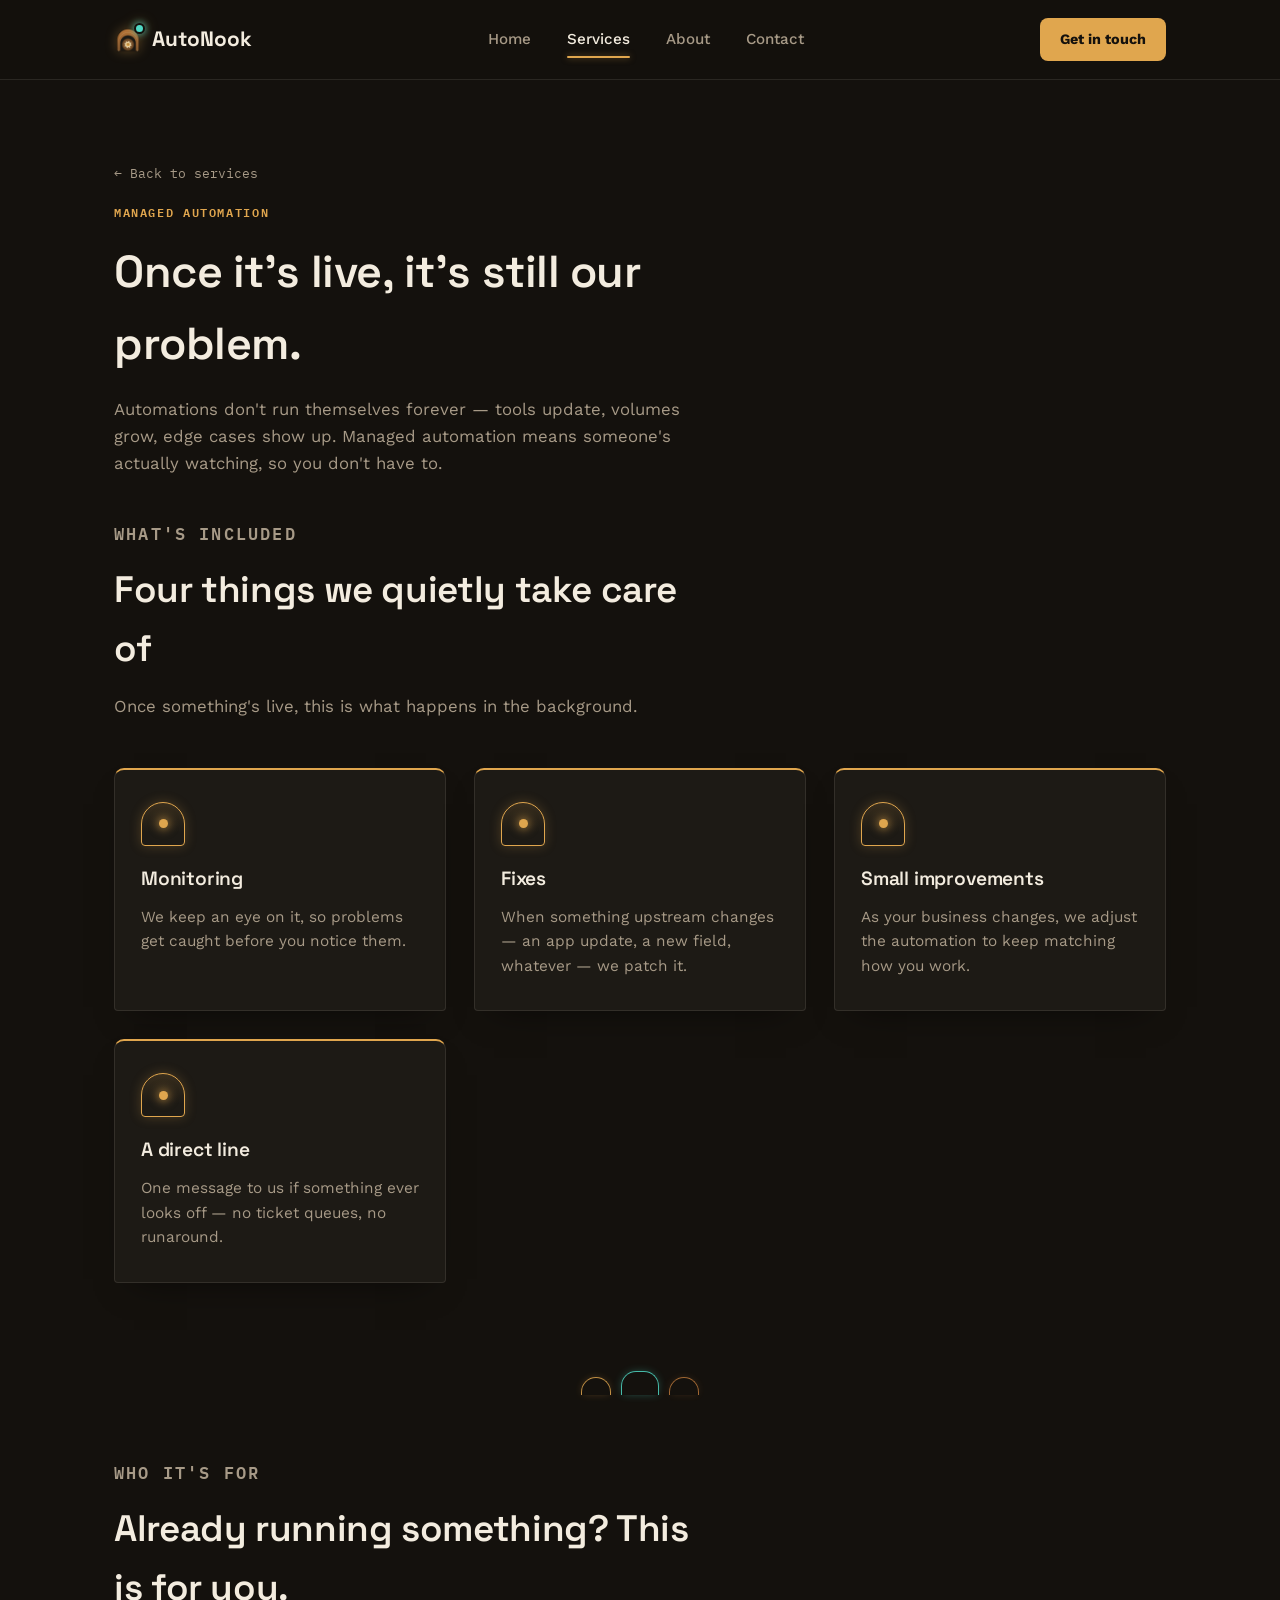
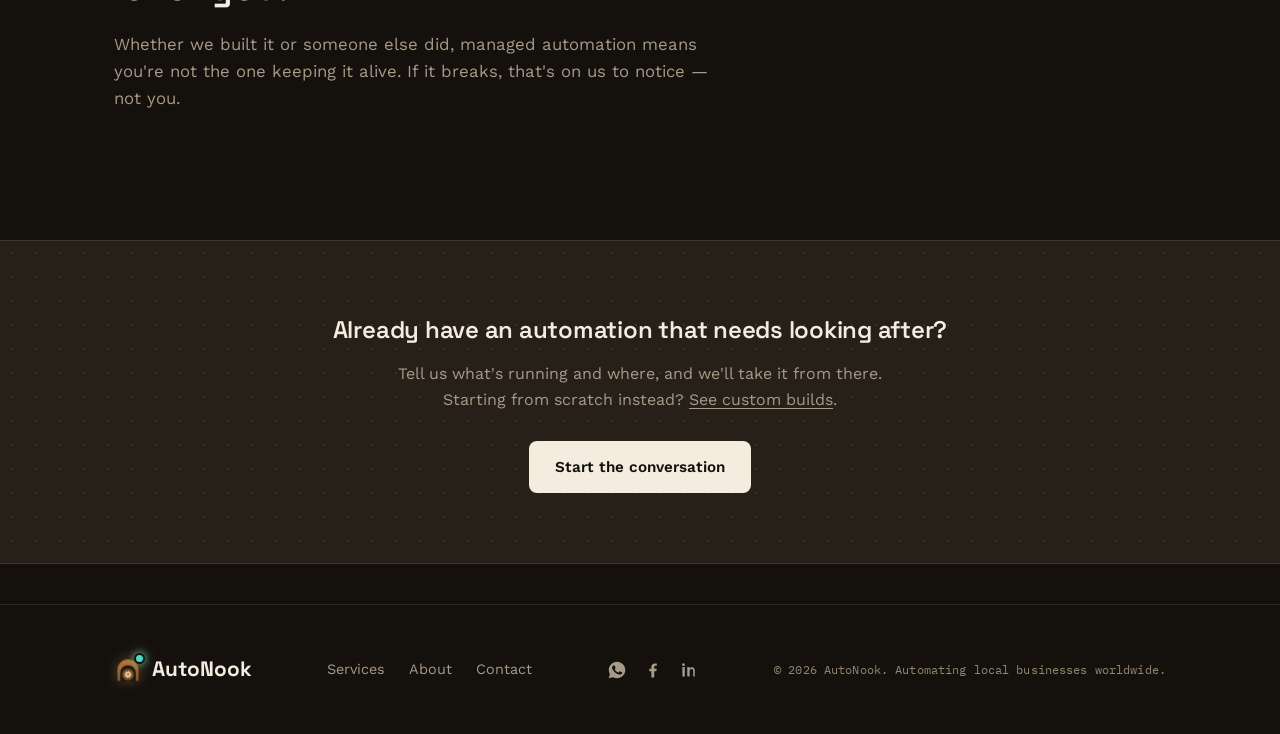
<file: managed.html>
<!DOCTYPE html>
<html lang="en">
<head>
<!-- Google tag (gtag.js) -->
<script async src="https://www.googletagmanager.com/gtag/js?id=G-Y0112PHLWQ"></script>
<script>
  window.dataLayer = window.dataLayer || [];
  function gtag(){dataLayer.push(arguments);}
  gtag('js', new Date());

  gtag('config', 'G-Y0112PHLWQ');
</script>
<meta charset="UTF-8">
<meta name="viewport" content="width=device-width, initial-scale=1.0">
<title>Managed Automation — AutoNook</title>
<meta name="description" content="Ongoing monitoring and maintenance for your automations, so they keep working without you having to check in.">
<link rel="canonical" href="https://autonook.co.za/managed">
<meta name="theme-color" content="#14110D">
<link rel="icon" href="favicon.ico" sizes="any">
<link rel="icon" href="favicon-32.png" sizes="32x32" type="image/png">
<link rel="apple-touch-icon" href="apple-touch-icon.png">
<link rel="manifest" href="site.webmanifest">

<link rel="preconnect" href="https://fonts.googleapis.com">
<link rel="preconnect" href="https://fonts.gstatic.com" crossorigin>
<link rel="stylesheet" href="https://fonts.googleapis.com/css2?family=Space+Grotesk:wght@500;600;700&family=Work+Sans:wght@400;500;600;700&family=IBM+Plex+Mono:wght@400;500;600;700&display=swap">

<meta property="og:type" content="website">
<meta property="og:site_name" content="AutoNook">
<meta property="og:title" content="Managed Automation — AutoNook">
<meta property="og:description" content="Ongoing monitoring and maintenance for your automations, so they keep working without you having to check in.">
<meta property="og:url" content="https://autonook.co.za/managed">
<meta property="og:image" content="https://autonook.co.za/og-image.png">
<meta property="og:image:width" content="1200">
<meta property="og:image:height" content="630">
<meta property="og:locale" content="en_US">
<meta name="twitter:card" content="summary_large_image">
<meta name="twitter:title" content="Managed Automation — AutoNook">
<meta name="twitter:description" content="Ongoing monitoring and maintenance for your automations, so they keep working without you having to check in.">
<meta name="twitter:image" content="https://autonook.co.za/og-image.png">

<script type="application/ld+json">
{
  "@context": "https://schema.org",
  "@type": "Organization",
  "name": "AutoNook",
  "url": "https://autonook.co.za/",
  "logo": "https://autonook.co.za/apple-touch-icon.png",
  "image": "https://autonook.co.za/og-image.png",
  "description": "AutoNook builds, sells, and manages automations for local businesses worldwide.",
  "areaServed": "Worldwide"
}
</script>
<script type="application/ld+json">
{
  "@context": "https://schema.org",
  "@type": "BreadcrumbList",
  "itemListElement": [
    {"@type": "ListItem", "position": 1, "name": "Home", "item": "https://autonook.co.za/"},
    {"@type": "ListItem", "position": 2, "name": "Services", "item": "https://autonook.co.za/services"},
    {"@type": "ListItem", "position": 3, "name": "Managed automation", "item": "https://autonook.co.za/managed"}
  ]
}
</script>

<link rel="stylesheet" href="styles.css">
</head>
<body>

<header>
  <nav class="nav">
    <a href="/" class="logo"><span class="logo-mark"><img src="logo-icon.png" alt="AutoNook" width="28" height="28"></span>AutoNook</a>
    <div class="nav-links">
      <a href="/">Home</a>
      <a href="/services" class="active">Services</a>
      <a href="/about">About</a>
      <a href="/contact">Contact</a>
    </div>
    <a href="/contact" class="nav-cta">Get in touch</a>
    <button class="nav-toggle" aria-label="Toggle menu"><span></span><span></span><span></span></button>
  </nav>
</header>

<section style="padding-bottom:20px">
  <div class="container">
    <a href="/services" class="back-link">← Back to services</a>
    <p class="eyebrow">Managed automation</p>
    <h1 style="font-size:clamp(2rem,4vw,2.8rem);max-width:20ch">Once it's live, it's still our problem.</h1>
    <p style="color:var(--ink-soft);max-width:58ch;margin-top:16px;font-size:1.05rem">Automations don't run themselves forever — tools update, volumes grow, edge cases show up. Managed automation means someone's actually watching, so you don't have to.</p>
  </div>
</section>

<section style="padding-top:24px">
  <div class="container">
    <div class="section-head">
      <p class="eyebrow">What's included</p>
      <h2>Four things we quietly take care of</h2>
      <p>Once something's live, this is what happens in the background.</p>
    </div>
    <div class="shelves">
      <div class="shelf">
        <div class="mini-arch"><span></span></div>
        <h3>Monitoring</h3>
        <p>We keep an eye on it, so problems get caught before you notice them.</p>
      </div>
      <div class="shelf">
        <div class="mini-arch"><span></span></div>
        <h3>Fixes</h3>
        <p>When something upstream changes — an app update, a new field, whatever — we patch it.</p>
      </div>
      <div class="shelf">
        <div class="mini-arch"><span></span></div>
        <h3>Small improvements</h3>
        <p>As your business changes, we adjust the automation to keep matching how you work.</p>
      </div>
      <div class="shelf">
        <div class="mini-arch"><span></span></div>
        <h3>A direct line</h3>
        <p>One message to us if something ever looks off — no ticket queues, no runaround.</p>
      </div>
    </div>
  </div>
</section>

<div class="divider-arches"><span></span><span></span><span></span></div>

<section style="padding-top:0">
  <div class="container">
    <div class="section-head">
      <p class="eyebrow">Who it's for</p>
      <h2>Already running something? This is for you.</h2>
      <p>Whether we built it or someone else did, managed automation means you're not the one keeping it alive. If it breaks, that's on us to notice — not you.</p>
    </div>
  </div>
</section>

<section class="band">
  <div class="container" style="text-align:center">
    <h2>Already have an automation that needs looking after?</h2>
    <p style="max-width:52ch;margin:12px auto 28px">Tell us what's running and where, and we'll take it from there. Starting from scratch instead? <a href="/custom" style="text-decoration:underline;text-underline-offset:3px">See custom builds</a>.</p>
    <a href="/contact" class="btn" style="background:var(--parchment);color:var(--teal)">Start the conversation</a>
  </div>
</section>

<footer>
  <div class="container footer-row">
    <a href="/" class="logo"><span class="logo-mark"><img src="logo-icon.png" alt="AutoNook" width="28" height="28"></span>AutoNook</a>
    <div class="footer-links">
      <a href="/services">Services</a>
      <a href="/about">About</a>
      <a href="/contact">Contact</a>
    </div>
    <div class="footer-social">
      <a href="https://wa.me/27660152471?text=Hi%20AutoNook%2C%20I%27d%20like%20to%20chat%20about%20automating%20something%20in%20my%20business." target="_blank" rel="noopener" aria-label="Chat on WhatsApp"><svg viewBox="0 0 24 24" width="20" height="20" fill="currentColor" aria-hidden="true"><path d="M12.04 2C6.58 2 2.13 6.45 2.13 11.91c0 1.75.46 3.45 1.32 4.95L2 22l5.25-1.38a9.9 9.9 0 0 0 4.79 1.22h.01c5.46 0 9.9-4.45 9.9-9.91C21.95 6.45 17.5 2 12.04 2Zm5.8 14.07c-.24.68-1.42 1.33-1.96 1.4-.5.07-1.14.1-1.84-.12-.42-.13-.96-.31-1.66-.6-2.92-1.26-4.83-4.19-4.98-4.39-.15-.2-1.2-1.6-1.2-3.05 0-1.45.76-2.16 1.03-2.46.27-.3.6-.37.8-.37.2 0 .4 0 .58.01.19.01.44-.07.68.53.25.6.85 2.08.92 2.23.07.15.12.33.02.53-.1.2-.15.32-.3.5-.15.18-.31.4-.44.53-.15.15-.3.31-.13.61.17.3.76 1.27 1.63 2.06 1.12 1.02 2.06 1.34 2.37 1.49.3.15.48.13.66-.08.18-.2.76-.9.96-1.2.2-.3.4-.25.68-.15.27.1 1.75.83 2.05.98.3.15.5.23.57.35.08.13.08.72-.16 1.4Z"/></svg></a>
      <a href="https://www.facebook.com/AutoNookza/" target="_blank" rel="noopener" aria-label="AutoNook on Facebook"><svg viewBox="0 0 24 24" width="20" height="20" fill="currentColor" aria-hidden="true"><path d="M13.5 21v-7.5h2.5l.5-3h-3V8.5c0-.87.24-1.46 1.49-1.46H16.6V4.35C16.3 4.31 15.3 4.22 14.13 4.22c-2.44 0-4.11 1.49-4.11 4.22V10.5H7.5v3H10V21h3.5Z"/></svg></a>
      <a href="https://www.linkedin.com/company/autonook-automations/" target="_blank" rel="noopener" aria-label="AutoNook on LinkedIn"><svg viewBox="0 0 24 24" width="20" height="20" fill="currentColor" aria-hidden="true"><path d="M6.94 8.5H4.06V19.94h2.88V8.5ZM5.5 4a1.67 1.67 0 1 0 0 3.33A1.67 1.67 0 0 0 5.5 4ZM19.94 19.94h-2.87v-5.98c0-1.43-.03-3.26-1.99-3.26-1.99 0-2.3 1.55-2.3 3.16v6.08H9.91V8.5h2.76v1.56h.04c.38-.73 1.32-1.5 2.72-1.5 2.91 0 3.51 1.91 3.51 4.4v6.98Z"/></svg></a>
    </div>
    <p class="footer-note">© 2026 AutoNook. Automating local businesses worldwide.</p>
  </div>
</footer>

<script src="script.js"></script>
</body>
</html>
</file>
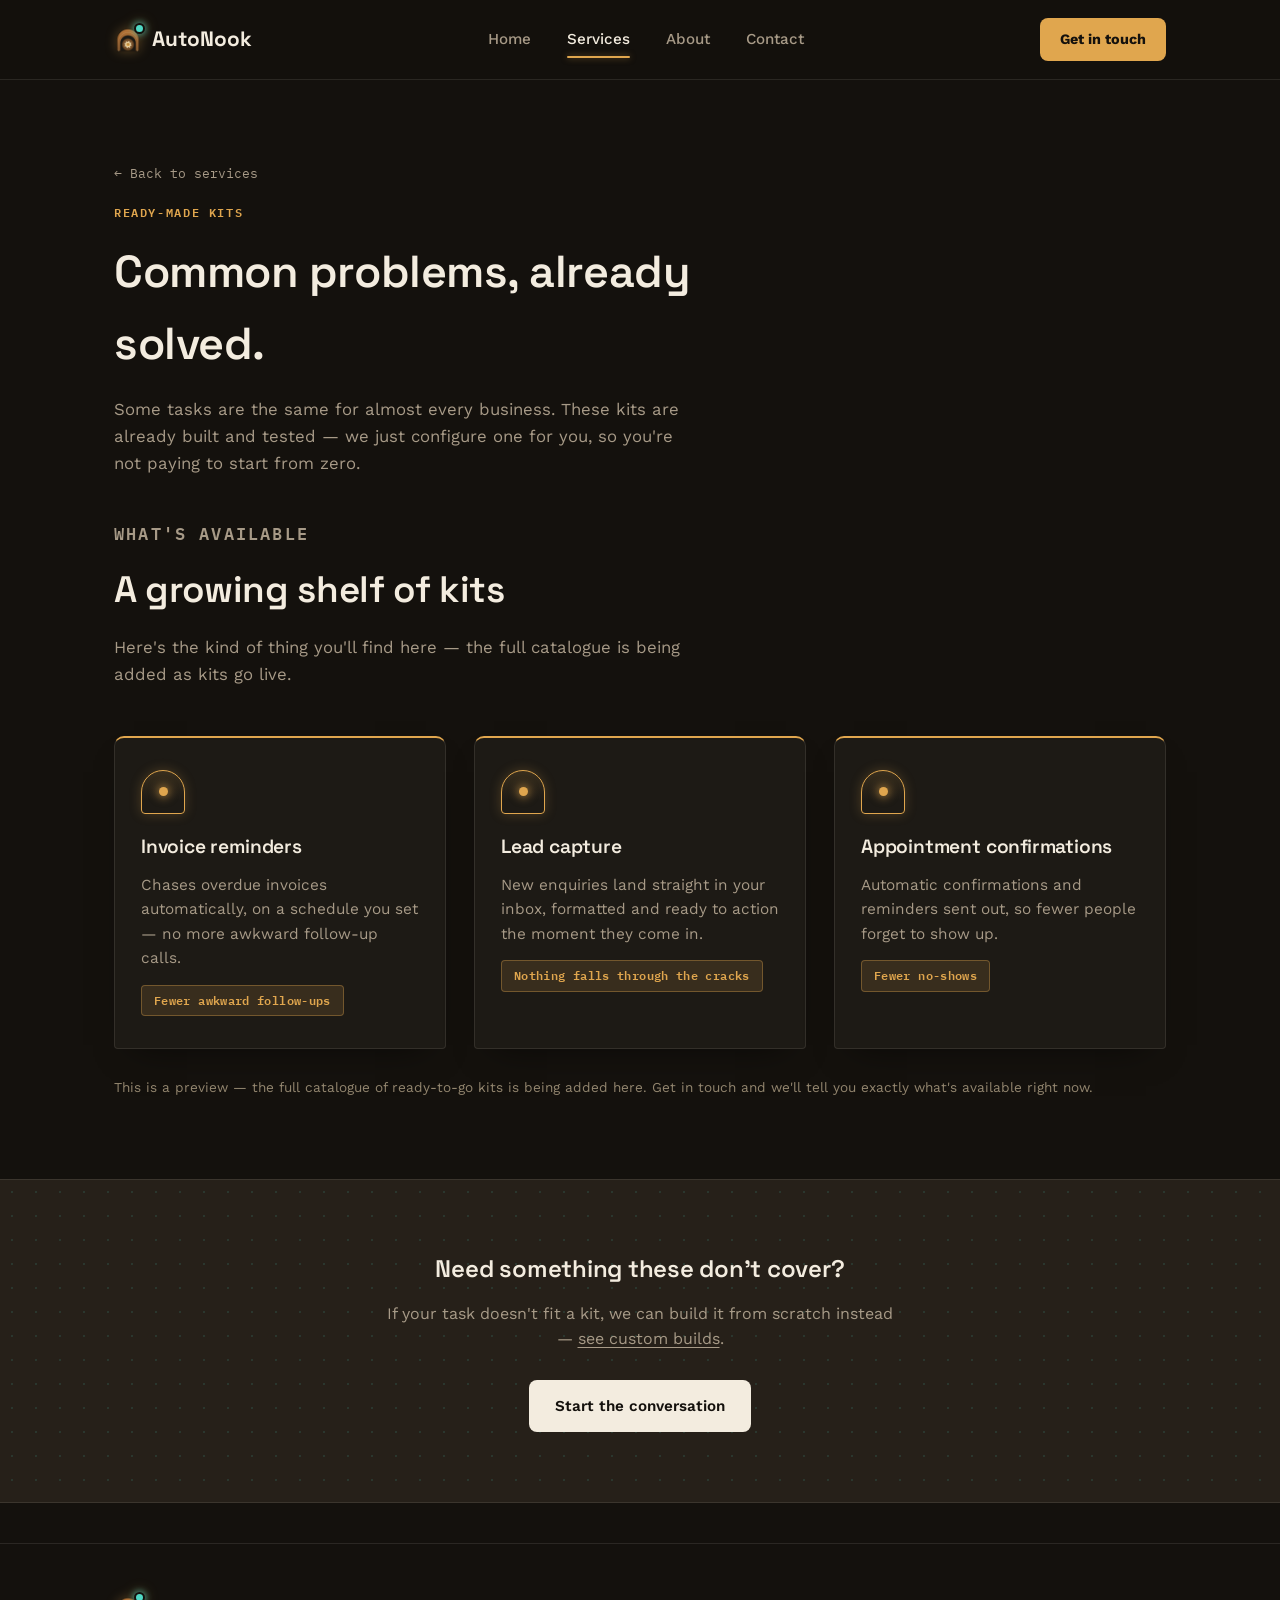
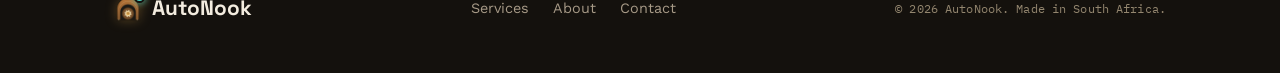
<file: premade.html>
<!DOCTYPE html>
<html lang="en">
<head>
<meta charset="UTF-8">
<meta name="viewport" content="width=device-width, initial-scale=1.0">
<title>Ready-made Automation Kits — AutoNook</title>
<meta name="description" content="Tested, ready-to-configure automation kits for common business tasks — invoice reminders, lead capture, appointment confirmations, and more.">
<link rel="canonical" href="https://autonook.co.za/premade">
<meta name="theme-color" content="#14110D">
<link rel="icon" href="favicon.ico" sizes="any">
<link rel="icon" href="favicon-32.png" sizes="32x32" type="image/png">
<link rel="apple-touch-icon" href="apple-touch-icon.png">
<link rel="manifest" href="site.webmanifest">

<link rel="preconnect" href="https://fonts.googleapis.com">
<link rel="preconnect" href="https://fonts.gstatic.com" crossorigin>
<link rel="stylesheet" href="https://fonts.googleapis.com/css2?family=Space+Grotesk:wght@500;600;700&family=Work+Sans:wght@400;500;600;700&family=IBM+Plex+Mono:wght@400;500;600;700&display=swap">

<meta property="og:type" content="website">
<meta property="og:site_name" content="AutoNook">
<meta property="og:title" content="Ready-made Automation Kits — AutoNook">
<meta property="og:description" content="Tested, ready-to-configure automation kits for common business tasks — invoice reminders, lead capture, appointment confirmations, and more.">
<meta property="og:url" content="https://autonook.co.za/premade">
<meta property="og:image" content="https://autonook.co.za/og-image.png">
<meta property="og:image:width" content="1200">
<meta property="og:image:height" content="630">
<meta property="og:locale" content="en_ZA">
<meta name="twitter:card" content="summary_large_image">
<meta name="twitter:title" content="Ready-made Automation Kits — AutoNook">
<meta name="twitter:description" content="Tested, ready-to-configure automation kits for common business tasks — invoice reminders, lead capture, appointment confirmations, and more.">
<meta name="twitter:image" content="https://autonook.co.za/og-image.png">

<script type="application/ld+json">
{
  "@context": "https://schema.org",
  "@type": "Organization",
  "name": "AutoNook",
  "url": "https://autonook.co.za/",
  "logo": "https://autonook.co.za/apple-touch-icon.png",
  "image": "https://autonook.co.za/og-image.png",
  "description": "AutoNook builds, sells, and manages automations for South African businesses.",
  "areaServed": "South Africa"
}
</script>
<script type="application/ld+json">
{
  "@context": "https://schema.org",
  "@type": "BreadcrumbList",
  "itemListElement": [
    {"@type": "ListItem", "position": 1, "name": "Home", "item": "https://autonook.co.za/"},
    {"@type": "ListItem", "position": 2, "name": "Services", "item": "https://autonook.co.za/services"},
    {"@type": "ListItem", "position": 3, "name": "Ready-made kits", "item": "https://autonook.co.za/premade"}
  ]
}
</script>

<link rel="stylesheet" href="styles.css">
</head>
<body>

<header>
  <nav class="nav">
    <a href="/" class="logo"><span class="logo-mark"><img src="logo-icon.png" alt="AutoNook" width="28" height="28"></span>AutoNook</a>
    <div class="nav-links">
      <a href="/">Home</a>
      <a href="/services" class="active">Services</a>
      <a href="/about">About</a>
      <a href="/contact">Contact</a>
    </div>
    <a href="/contact" class="nav-cta">Get in touch</a>
    <button class="nav-toggle" aria-label="Toggle menu"><span></span><span></span><span></span></button>
  </nav>
</header>

<section style="padding-bottom:20px">
  <div class="container">
    <a href="/services" class="back-link">← Back to services</a>
    <p class="eyebrow">Ready-made kits</p>
    <h1 style="font-size:clamp(2rem,4vw,2.8rem);max-width:20ch">Common problems, already solved.</h1>
    <p style="color:var(--ink-soft);max-width:58ch;margin-top:16px;font-size:1.05rem">Some tasks are the same for almost every business. These kits are already built and tested — we just configure one for you, so you're not paying to start from zero.</p>
  </div>
</section>

<section style="padding-top:24px">
  <div class="container">
    <div class="section-head">
      <p class="eyebrow">What's available</p>
      <h2>A growing shelf of kits</h2>
      <p>Here's the kind of thing you'll find here — the full catalogue is being added as kits go live.</p>
    </div>
    <div class="shelves">
      <div class="shelf">
        <div class="mini-arch"><span></span></div>
        <h3>Invoice reminders</h3>
        <p>Chases overdue invoices automatically, on a schedule you set — no more awkward follow-up calls.</p>
        <span class="service-tag">Fewer awkward follow-ups</span>
      </div>
      <div class="shelf">
        <div class="mini-arch"><span></span></div>
        <h3>Lead capture</h3>
        <p>New enquiries land straight in your inbox, formatted and ready to action the moment they come in.</p>
        <span class="service-tag">Nothing falls through the cracks</span>
      </div>
      <div class="shelf">
        <div class="mini-arch"><span></span></div>
        <h3>Appointment confirmations</h3>
        <p>Automatic confirmations and reminders sent out, so fewer people forget to show up.</p>
        <span class="service-tag">Fewer no-shows</span>
      </div>
    </div>
    <p style="color:var(--taupe);font-size:0.85rem;margin-top:28px">This is a preview — the full catalogue of ready-to-go kits is being added here. Get in touch and we'll tell you exactly what's available right now.</p>
  </div>
</section>

<section class="band">
  <div class="container" style="text-align:center">
    <h2>Need something these don't cover?</h2>
    <p style="max-width:52ch;margin:12px auto 28px">If your task doesn't fit a kit, we can build it from scratch instead — <a href="/custom" style="text-decoration:underline;text-underline-offset:3px">see custom builds</a>.</p>
    <a href="/contact" class="btn" style="background:var(--parchment);color:var(--teal)">Start the conversation</a>
  </div>
</section>

<footer>
  <div class="container footer-row">
    <a href="/" class="logo"><span class="logo-mark"><img src="logo-icon.png" alt="AutoNook" width="28" height="28"></span>AutoNook</a>
    <div class="footer-links">
      <a href="/services">Services</a>
      <a href="/about">About</a>
      <a href="/contact">Contact</a>
    </div>
    <p class="footer-note">© 2026 AutoNook. Made in South Africa.</p>
  </div>
</footer>

<script src="script.js"></script>
</body>
</html>
</file>
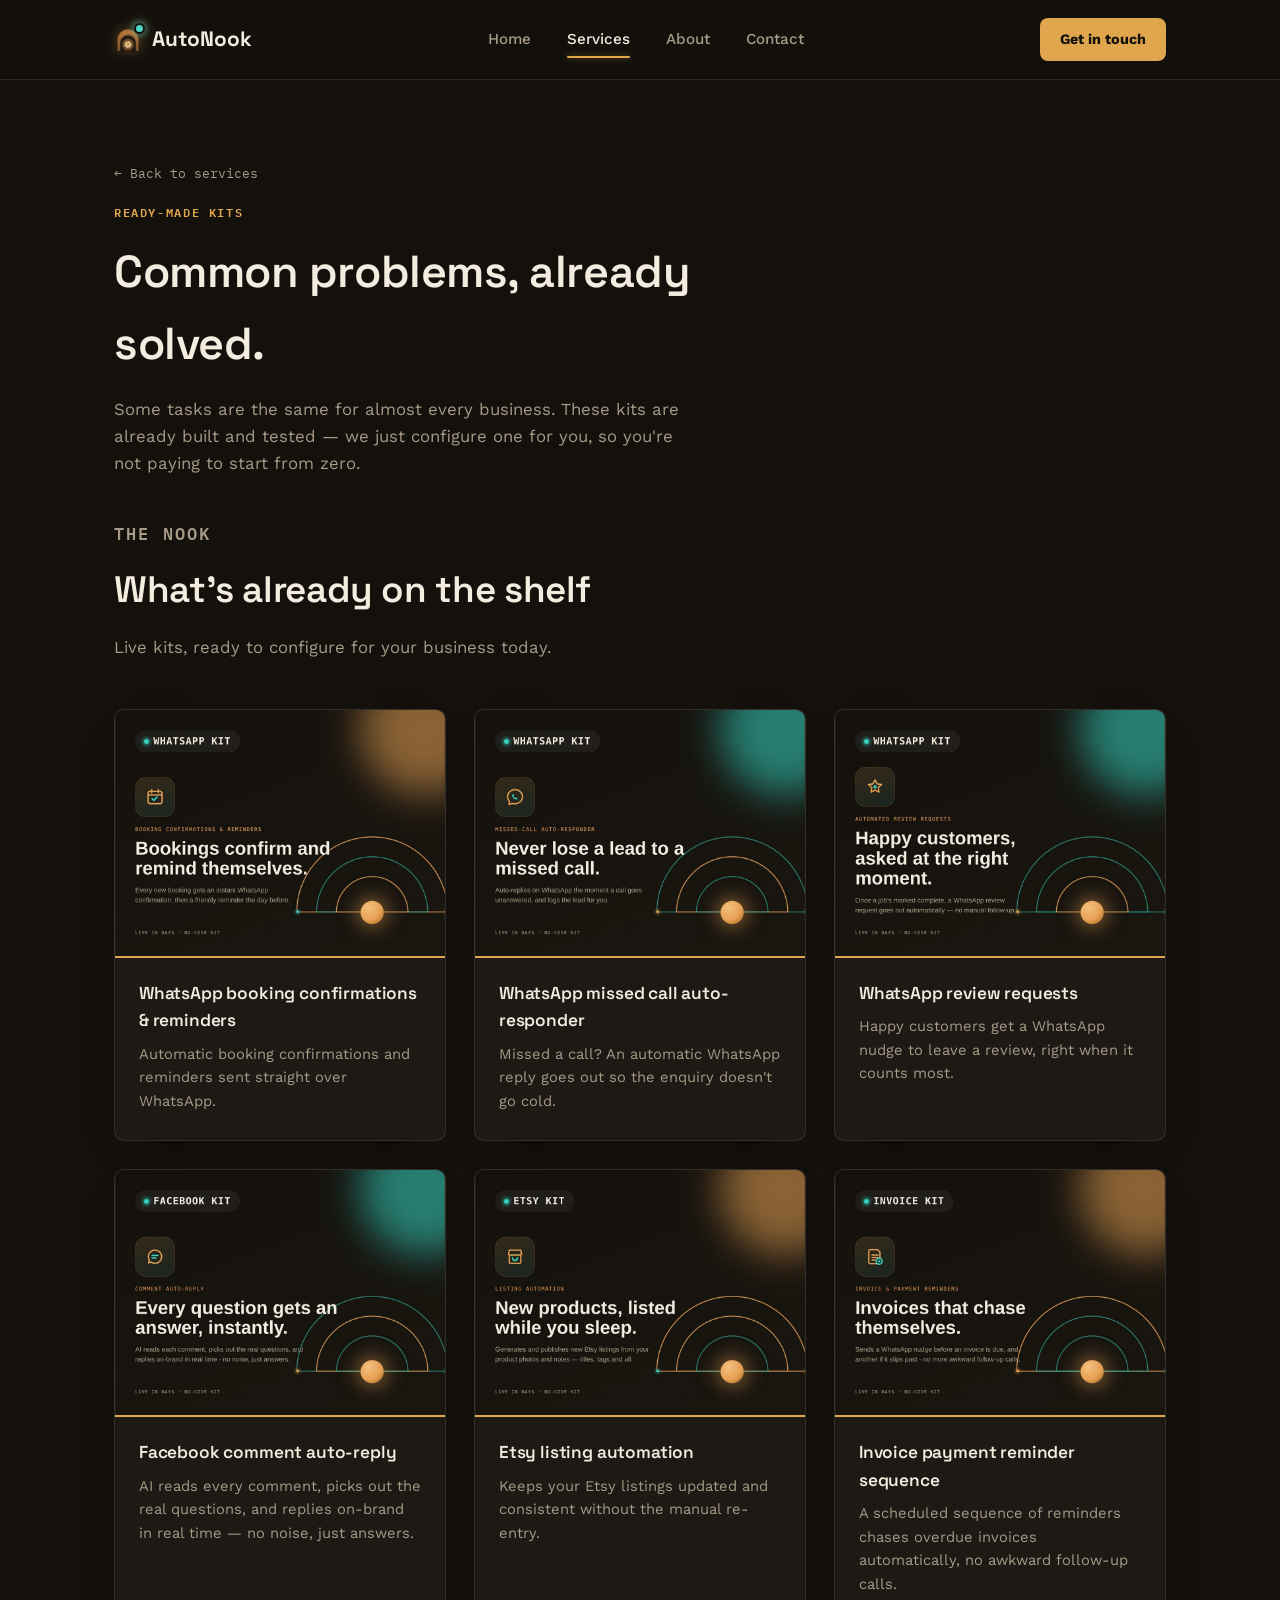
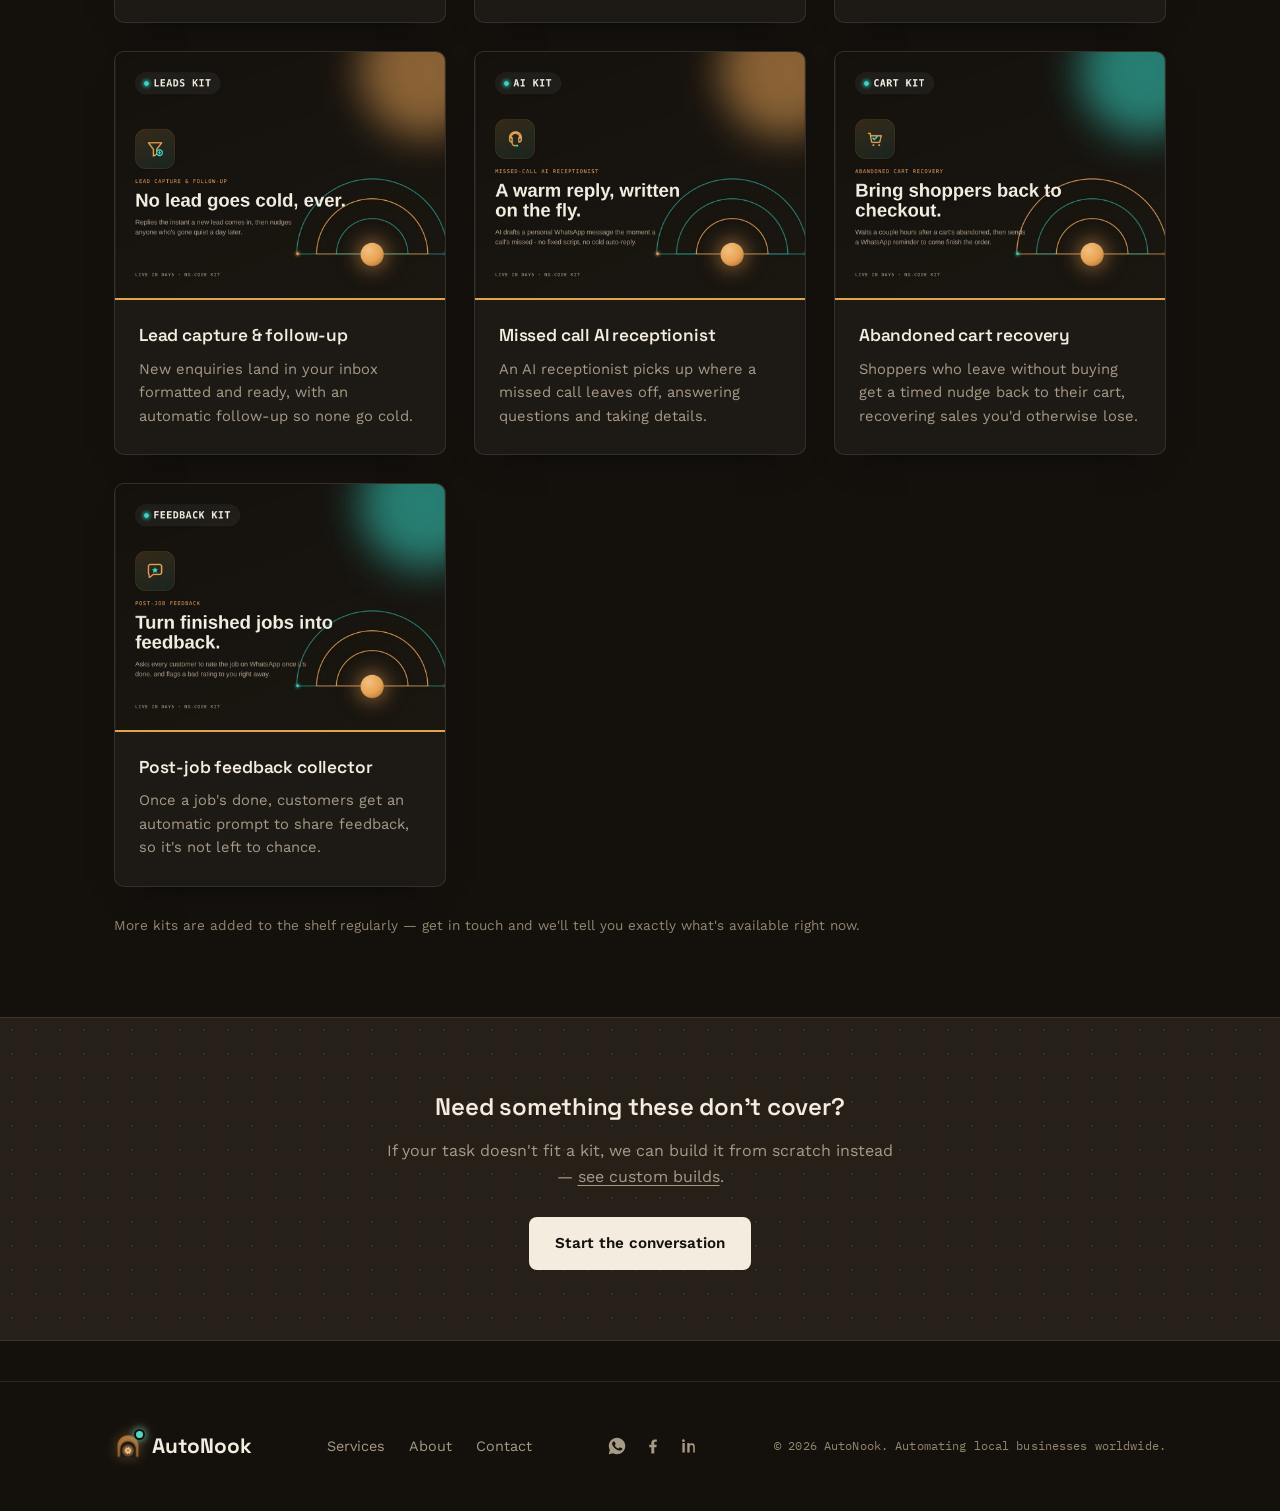
<file: ready-made-kits.html>
<!DOCTYPE html>
<html lang="en">
<head>
<!-- Google tag (gtag.js) -->
<script async src="https://www.googletagmanager.com/gtag/js?id=G-Y0112PHLWQ"></script>
<script>
  window.dataLayer = window.dataLayer || [];
  function gtag(){dataLayer.push(arguments);}
  gtag('js', new Date());

  gtag('config', 'G-Y0112PHLWQ');
</script>
<meta charset="UTF-8">
<meta name="viewport" content="width=device-width, initial-scale=1.0">
<title>Ready-made Automation Kits — AutoNook</title>
<meta name="description" content="Tested, ready-to-configure automation kits for common business tasks — invoice reminders, lead capture, appointment confirmations, and more.">
<link rel="canonical" href="https://autonook.co.za/ready-made-kits">
<meta name="theme-color" content="#14110D">
<link rel="icon" href="favicon.ico" sizes="any">
<link rel="icon" href="favicon-32.png" sizes="32x32" type="image/png">
<link rel="apple-touch-icon" href="apple-touch-icon.png">
<link rel="manifest" href="site.webmanifest">

<link rel="preconnect" href="https://fonts.googleapis.com">
<link rel="preconnect" href="https://fonts.gstatic.com" crossorigin>
<link rel="stylesheet" href="https://fonts.googleapis.com/css2?family=Space+Grotesk:wght@500;600;700&family=Work+Sans:wght@400;500;600;700&family=IBM+Plex+Mono:wght@400;500;600;700&display=swap">

<meta property="og:type" content="website">
<meta property="og:site_name" content="AutoNook">
<meta property="og:title" content="Ready-made Automation Kits — AutoNook">
<meta property="og:description" content="Tested, ready-to-configure automation kits for common business tasks — invoice reminders, lead capture, appointment confirmations, and more.">
<meta property="og:url" content="https://autonook.co.za/ready-made-kits">
<meta property="og:image" content="https://autonook.co.za/og-image.png">
<meta property="og:image:width" content="1200">
<meta property="og:image:height" content="630">
<meta property="og:locale" content="en_US">
<meta name="twitter:card" content="summary_large_image">
<meta name="twitter:title" content="Ready-made Automation Kits — AutoNook">
<meta name="twitter:description" content="Tested, ready-to-configure automation kits for common business tasks — invoice reminders, lead capture, appointment confirmations, and more.">
<meta name="twitter:image" content="https://autonook.co.za/og-image.png">

<script type="application/ld+json">
{
  "@context": "https://schema.org",
  "@type": "Organization",
  "name": "AutoNook",
  "url": "https://autonook.co.za/",
  "logo": "https://autonook.co.za/apple-touch-icon.png",
  "image": "https://autonook.co.za/og-image.png",
  "description": "AutoNook builds, sells, and manages automations for local businesses worldwide.",
  "areaServed": "Worldwide"
}
</script>
<script type="application/ld+json">
{
  "@context": "https://schema.org",
  "@type": "BreadcrumbList",
  "itemListElement": [
    {"@type": "ListItem", "position": 1, "name": "Home", "item": "https://autonook.co.za/"},
    {"@type": "ListItem", "position": 2, "name": "Services", "item": "https://autonook.co.za/services"},
    {"@type": "ListItem", "position": 3, "name": "Ready-made kits", "item": "https://autonook.co.za/ready-made-kits"}
  ]
}
</script>

<link rel="stylesheet" href="styles.css">
</head>
<body>

<header>
  <nav class="nav">
    <a href="/" class="logo"><span class="logo-mark"><img src="logo-icon.png" alt="AutoNook" width="28" height="28"></span>AutoNook</a>
    <div class="nav-links">
      <a href="/">Home</a>
      <a href="/services" class="active">Services</a>
      <a href="/about">About</a>
      <a href="/contact">Contact</a>
    </div>
    <a href="/contact" class="nav-cta">Get in touch</a>
    <button class="nav-toggle" aria-label="Toggle menu"><span></span><span></span><span></span></button>
  </nav>
</header>

<section style="padding-bottom:20px">
  <div class="container">
    <a href="/services" class="back-link">← Back to services</a>
    <p class="eyebrow">Ready-made kits</p>
    <h1 style="font-size:clamp(2rem,4vw,2.8rem);max-width:20ch">Common problems, already solved.</h1>
    <p style="color:var(--ink-soft);max-width:58ch;margin-top:16px;font-size:1.05rem">Some tasks are the same for almost every business. These kits are already built and tested — we just configure one for you, so you're not paying to start from zero.</p>
  </div>
</section>

<section style="padding-top:24px">
  <div class="container">
    <div class="section-head">
      <p class="eyebrow">The nook</p>
      <h2>What's already on the shelf</h2>
      <p>Live kits, ready to configure for your business today.</p>
    </div>
    <div class="kit-gallery">
      <a class="kit-card corner-frame" href="/contact">
        <div class="kit-photo"><img src="kits/whatsapp-booking-confirmations-reminders.jpg" alt="WhatsApp booking confirmations and reminders kit" loading="lazy" width="1000" height="750"></div>
        <div class="kit-card-body">
          <h3>WhatsApp booking confirmations &amp; reminders</h3>
          <p>Automatic booking confirmations and reminders sent straight over WhatsApp.</p>
        </div>
      </a>
      <a class="kit-card corner-frame" href="/contact">
        <div class="kit-photo"><img src="kits/whatsapp-missed-call-auto-responder.jpg" alt="WhatsApp missed call auto-responder kit" loading="lazy" width="1000" height="750"></div>
        <div class="kit-card-body">
          <h3>WhatsApp missed call auto-responder</h3>
          <p>Missed a call? An automatic WhatsApp reply goes out so the enquiry doesn't go cold.</p>
        </div>
      </a>
      <a class="kit-card corner-frame" href="/contact">
        <div class="kit-photo"><img src="kits/whatsapp-review-requests.jpg" alt="WhatsApp review requests kit" loading="lazy" width="1000" height="750"></div>
        <div class="kit-card-body">
          <h3>WhatsApp review requests</h3>
          <p>Happy customers get a WhatsApp nudge to leave a review, right when it counts most.</p>
        </div>
      </a>
      <a class="kit-card corner-frame" href="/contact">
        <div class="kit-photo"><img src="kits/facebook-comment-auto-reply.jpg" alt="Facebook comment auto-reply kit — every question gets an answer, instantly" loading="lazy" width="1000" height="750"></div>
        <div class="kit-card-body">
          <h3>Facebook comment auto-reply</h3>
          <p>AI reads every comment, picks out the real questions, and replies on-brand in real time — no noise, just answers.</p>
        </div>
      </a>
      <a class="kit-card corner-frame" href="/contact">
        <div class="kit-photo"><img src="kits/etsy-listing-automation.jpg" alt="Etsy listing automation kit" loading="lazy" width="1000" height="750"></div>
        <div class="kit-card-body">
          <h3>Etsy listing automation</h3>
          <p>Keeps your Etsy listings updated and consistent without the manual re-entry.</p>
        </div>
      </a>
      <a class="kit-card corner-frame" href="/contact">
        <div class="kit-photo"><img src="kits/invoice-payment-reminder-sequence.jpg" alt="Invoice payment reminder sequence kit" loading="lazy" width="1000" height="750"></div>
        <div class="kit-card-body">
          <h3>Invoice payment reminder sequence</h3>
          <p>A scheduled sequence of reminders chases overdue invoices automatically, no awkward follow-up calls.</p>
        </div>
      </a>
      <a class="kit-card corner-frame" href="/contact">
        <div class="kit-photo"><img src="kits/lead-capture-follow-up.jpg" alt="Lead capture and follow-up kit" loading="lazy" width="1000" height="750"></div>
        <div class="kit-card-body">
          <h3>Lead capture &amp; follow-up</h3>
          <p>New enquiries land in your inbox formatted and ready, with an automatic follow-up so none go cold.</p>
        </div>
      </a>
      <a class="kit-card corner-frame" href="/contact">
        <div class="kit-photo"><img src="kits/missed-call-ai-receptionist.jpg" alt="Missed call AI receptionist kit" loading="lazy" width="1000" height="750"></div>
        <div class="kit-card-body">
          <h3>Missed call AI receptionist</h3>
          <p>An AI receptionist picks up where a missed call leaves off, answering questions and taking details.</p>
        </div>
      </a>
      <a class="kit-card corner-frame" href="/contact">
        <div class="kit-photo"><img src="kits/abandoned-cart-recovery.jpg" alt="Abandoned cart recovery kit" loading="lazy" width="1000" height="750"></div>
        <div class="kit-card-body">
          <h3>Abandoned cart recovery</h3>
          <p>Shoppers who leave without buying get a timed nudge back to their cart, recovering sales you'd otherwise lose.</p>
        </div>
      </a>
      <a class="kit-card corner-frame" href="/contact">
        <div class="kit-photo"><img src="kits/post-job-feedback-collector.jpg" alt="Post-job feedback collector kit" loading="lazy" width="1000" height="750"></div>
        <div class="kit-card-body">
          <h3>Post-job feedback collector</h3>
          <p>Once a job's done, customers get an automatic prompt to share feedback, so it's not left to chance.</p>
        </div>
      </a>
    </div>
    <p style="color:var(--taupe);font-size:0.85rem;margin-top:28px">More kits are added to the shelf regularly — get in touch and we'll tell you exactly what's available right now.</p>
  </div>
</section>

<section class="band">
  <div class="container" style="text-align:center">
    <h2>Need something these don't cover?</h2>
    <p style="max-width:52ch;margin:12px auto 28px">If your task doesn't fit a kit, we can build it from scratch instead — <a href="/custom" style="text-decoration:underline;text-underline-offset:3px">see custom builds</a>.</p>
    <a href="/contact" class="btn" style="background:var(--parchment);color:var(--teal)">Start the conversation</a>
  </div>
</section>

<footer>
  <div class="container footer-row">
    <a href="/" class="logo"><span class="logo-mark"><img src="logo-icon.png" alt="AutoNook" width="28" height="28"></span>AutoNook</a>
    <div class="footer-links">
      <a href="/services">Services</a>
      <a href="/about">About</a>
      <a href="/contact">Contact</a>
    </div>
    <div class="footer-social">
      <a href="https://wa.me/27660152471?text=Hi%20AutoNook%2C%20I%27d%20like%20to%20chat%20about%20automating%20something%20in%20my%20business." target="_blank" rel="noopener" aria-label="Chat on WhatsApp"><svg viewBox="0 0 24 24" width="20" height="20" fill="currentColor" aria-hidden="true"><path d="M12.04 2C6.58 2 2.13 6.45 2.13 11.91c0 1.75.46 3.45 1.32 4.95L2 22l5.25-1.38a9.9 9.9 0 0 0 4.79 1.22h.01c5.46 0 9.9-4.45 9.9-9.91C21.95 6.45 17.5 2 12.04 2Zm5.8 14.07c-.24.68-1.42 1.33-1.96 1.4-.5.07-1.14.1-1.84-.12-.42-.13-.96-.31-1.66-.6-2.92-1.26-4.83-4.19-4.98-4.39-.15-.2-1.2-1.6-1.2-3.05 0-1.45.76-2.16 1.03-2.46.27-.3.6-.37.8-.37.2 0 .4 0 .58.01.19.01.44-.07.68.53.25.6.85 2.08.92 2.23.07.15.12.33.02.53-.1.2-.15.32-.3.5-.15.18-.31.4-.44.53-.15.15-.3.31-.13.61.17.3.76 1.27 1.63 2.06 1.12 1.02 2.06 1.34 2.37 1.49.3.15.48.13.66-.08.18-.2.76-.9.96-1.2.2-.3.4-.25.68-.15.27.1 1.75.83 2.05.98.3.15.5.23.57.35.08.13.08.72-.16 1.4Z"/></svg></a>
      <a href="https://www.facebook.com/AutoNookza/" target="_blank" rel="noopener" aria-label="AutoNook on Facebook"><svg viewBox="0 0 24 24" width="20" height="20" fill="currentColor" aria-hidden="true"><path d="M13.5 21v-7.5h2.5l.5-3h-3V8.5c0-.87.24-1.46 1.49-1.46H16.6V4.35C16.3 4.31 15.3 4.22 14.13 4.22c-2.44 0-4.11 1.49-4.11 4.22V10.5H7.5v3H10V21h3.5Z"/></svg></a>
      <a href="https://www.linkedin.com/company/autonook-automations/" target="_blank" rel="noopener" aria-label="AutoNook on LinkedIn"><svg viewBox="0 0 24 24" width="20" height="20" fill="currentColor" aria-hidden="true"><path d="M6.94 8.5H4.06V19.94h2.88V8.5ZM5.5 4a1.67 1.67 0 1 0 0 3.33A1.67 1.67 0 0 0 5.5 4ZM19.94 19.94h-2.87v-5.98c0-1.43-.03-3.26-1.99-3.26-1.99 0-2.3 1.55-2.3 3.16v6.08H9.91V8.5h2.76v1.56h.04c.38-.73 1.32-1.5 2.72-1.5 2.91 0 3.51 1.91 3.51 4.4v6.98Z"/></svg></a>
    </div>
    <p class="footer-note">© 2026 AutoNook. Automating local businesses worldwide.</p>
  </div>
</footer>

<script src="script.js"></script>
</body>
</html>
</file>
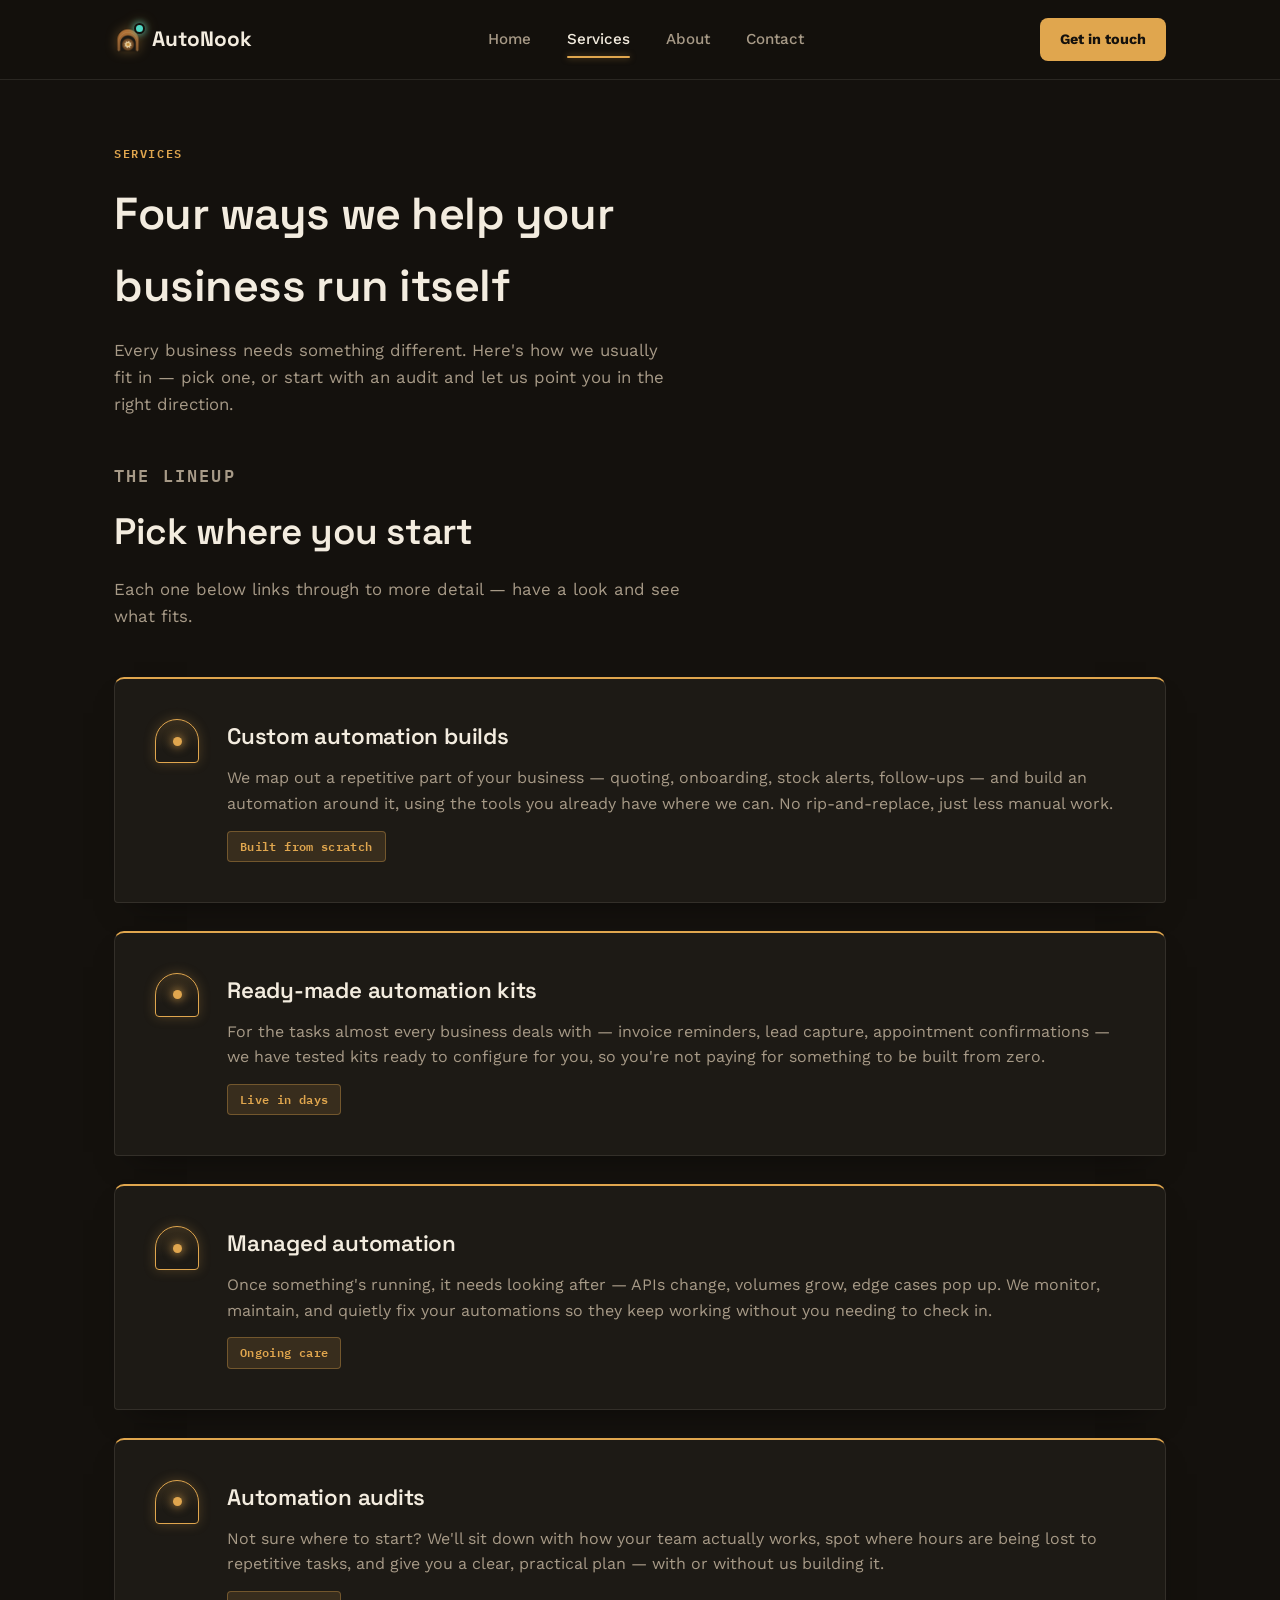
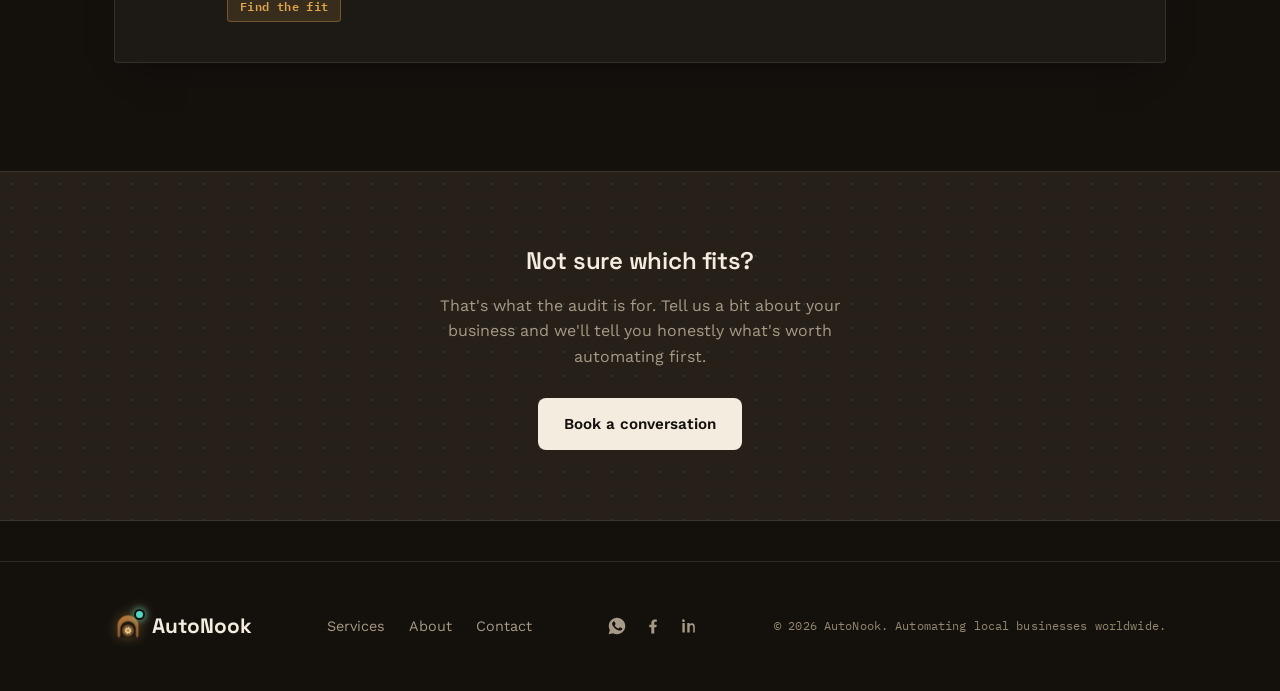
<file: services.html>
<!DOCTYPE html>
<html lang="en">
<head>
<!-- Google tag (gtag.js) -->
<script async src="https://www.googletagmanager.com/gtag/js?id=G-Y0112PHLWQ"></script>
<script>
  window.dataLayer = window.dataLayer || [];
  function gtag(){dataLayer.push(arguments);}
  gtag('js', new Date());

  gtag('config', 'G-Y0112PHLWQ');
</script>
<meta charset="UTF-8">
<meta name="viewport" content="width=device-width, initial-scale=1.0">
<title>Services — AutoNook</title>
<meta name="description" content="Custom builds, ready-made kits, audits, and ongoing management — explore what AutoNook offers.">
<link rel="canonical" href="https://autonook.co.za/services">
<meta name="theme-color" content="#14110D">
<link rel="icon" href="favicon.ico" sizes="any">
<link rel="icon" href="favicon-32.png" sizes="32x32" type="image/png">
<link rel="apple-touch-icon" href="apple-touch-icon.png">
<link rel="manifest" href="site.webmanifest">

<link rel="preconnect" href="https://fonts.googleapis.com">
<link rel="preconnect" href="https://fonts.gstatic.com" crossorigin>
<link rel="stylesheet" href="https://fonts.googleapis.com/css2?family=Space+Grotesk:wght@500;600;700&family=Work+Sans:wght@400;500;600;700&family=IBM+Plex+Mono:wght@400;500;600;700&display=swap">

<meta property="og:type" content="website">
<meta property="og:site_name" content="AutoNook">
<meta property="og:title" content="Services — AutoNook">
<meta property="og:description" content="Custom builds, ready-made kits, audits, and ongoing management — explore what AutoNook offers.">
<meta property="og:url" content="https://autonook.co.za/services">
<meta property="og:image" content="https://autonook.co.za/og-image.png">
<meta property="og:image:width" content="1200">
<meta property="og:image:height" content="630">
<meta property="og:locale" content="en_US">
<meta name="twitter:card" content="summary_large_image">
<meta name="twitter:title" content="Services — AutoNook">
<meta name="twitter:description" content="Custom builds, ready-made kits, audits, and ongoing management — explore what AutoNook offers.">
<meta name="twitter:image" content="https://autonook.co.za/og-image.png">

<script type="application/ld+json">
{
  "@context": "https://schema.org",
  "@type": "Organization",
  "name": "AutoNook",
  "url": "https://autonook.co.za/",
  "logo": "https://autonook.co.za/apple-touch-icon.png",
  "image": "https://autonook.co.za/og-image.png",
  "description": "AutoNook builds, sells, and manages automations for local businesses worldwide.",
  "areaServed": "Worldwide"
}
</script>
<script type="application/ld+json">
{
  "@context": "https://schema.org",
  "@type": "BreadcrumbList",
  "itemListElement": [
    {"@type": "ListItem", "position": 1, "name": "Home", "item": "https://autonook.co.za/"},
    {"@type": "ListItem", "position": 2, "name": "Services", "item": "https://autonook.co.za/services"}
  ]
}
</script>

<link rel="stylesheet" href="styles.css">
</head>
<body>

<header>
  <nav class="nav">
    <a href="/" class="logo"><span class="logo-mark"><img src="logo-icon.png" alt="AutoNook" width="28" height="28"></span>AutoNook</a>
    <div class="nav-links">
      <a href="/">Home</a>
      <a href="/services" class="active">Services</a>
      <a href="/about">About</a>
      <a href="/contact">Contact</a>
    </div>
    <a href="/contact" class="nav-cta">Get in touch</a>
    <button class="nav-toggle" aria-label="Toggle menu"><span></span><span></span><span></span></button>
  </nav>
</header>

<section style="padding-top:64px;padding-bottom:20px">
  <div class="container">
    <p class="eyebrow">Services</p>
    <h1 style="font-size:clamp(2rem,4vw,2.8rem);max-width:20ch">Four ways we help your business run itself</h1>
    <p style="color:var(--ink-soft);max-width:56ch;margin-top:16px;font-size:1.05rem">Every business needs something different. Here's how we usually fit in — pick one, or start with an audit and let us point you in the right direction.</p>
  </div>
</section>

<section style="padding-top:24px">
  <div class="container">
    <div class="section-head">
      <p class="eyebrow">The lineup</p>
      <h2>Pick where you start</h2>
      <p>Each one below links through to more detail — have a look and see what fits.</p>
    </div>

    <a class="service-card corner-frame" href="/custom">
      <div class="mini-arch"><span></span></div>
      <div>
        <h3>Custom automation builds</h3>
        <p>We map out a repetitive part of your business — quoting, onboarding, stock alerts, follow-ups — and build an automation around it, using the tools you already have where we can. No rip-and-replace, just less manual work.</p>
        <span class="service-tag">Built from scratch</span>
      </div>
    </a>

    <a class="service-card corner-frame" href="/ready-made-kits">
      <div class="mini-arch"><span></span></div>
      <div>
        <h3>Ready-made automation kits</h3>
        <p>For the tasks almost every business deals with — invoice reminders, lead capture, appointment confirmations — we have tested kits ready to configure for you, so you're not paying for something to be built from zero.</p>
        <span class="service-tag">Live in days</span>
      </div>
    </a>

    <a class="service-card corner-frame" href="/managed">
      <div class="mini-arch"><span></span></div>
      <div>
        <h3>Managed automation</h3>
        <p>Once something's running, it needs looking after — APIs change, volumes grow, edge cases pop up. We monitor, maintain, and quietly fix your automations so they keep working without you needing to check in.</p>
        <span class="service-tag">Ongoing care</span>
      </div>
    </a>

    <a class="service-card corner-frame" href="/contact">
      <div class="mini-arch"><span></span></div>
      <div>
        <h3>Automation audits</h3>
        <p>Not sure where to start? We'll sit down with how your team actually works, spot where hours are being lost to repetitive tasks, and give you a clear, practical plan — with or without us building it.</p>
        <span class="service-tag">Find the fit</span>
      </div>
    </a>

  </div>
</section>

<section class="band">
  <div class="container" style="text-align:center">
    <h2>Not sure which fits?</h2>
    <p style="max-width:46ch;margin:12px auto 28px">That's what the audit is for. Tell us a bit about your business and we'll tell you honestly what's worth automating first.</p>
    <a href="/contact" class="btn" style="background:var(--parchment);color:var(--teal)">Book a conversation</a>
  </div>
</section>

<footer>
  <div class="container footer-row">
    <a href="/" class="logo"><span class="logo-mark"><img src="logo-icon.png" alt="AutoNook" width="28" height="28"></span>AutoNook</a>
    <div class="footer-links">
      <a href="/services">Services</a>
      <a href="/about">About</a>
      <a href="/contact">Contact</a>
    </div>
    <div class="footer-social">
      <a href="https://wa.me/27660152471?text=Hi%20AutoNook%2C%20I%27d%20like%20to%20chat%20about%20automating%20something%20in%20my%20business." target="_blank" rel="noopener" aria-label="Chat on WhatsApp"><svg viewBox="0 0 24 24" width="20" height="20" fill="currentColor" aria-hidden="true"><path d="M12.04 2C6.58 2 2.13 6.45 2.13 11.91c0 1.75.46 3.45 1.32 4.95L2 22l5.25-1.38a9.9 9.9 0 0 0 4.79 1.22h.01c5.46 0 9.9-4.45 9.9-9.91C21.95 6.45 17.5 2 12.04 2Zm5.8 14.07c-.24.68-1.42 1.33-1.96 1.4-.5.07-1.14.1-1.84-.12-.42-.13-.96-.31-1.66-.6-2.92-1.26-4.83-4.19-4.98-4.39-.15-.2-1.2-1.6-1.2-3.05 0-1.45.76-2.16 1.03-2.46.27-.3.6-.37.8-.37.2 0 .4 0 .58.01.19.01.44-.07.68.53.25.6.85 2.08.92 2.23.07.15.12.33.02.53-.1.2-.15.32-.3.5-.15.18-.31.4-.44.53-.15.15-.3.31-.13.61.17.3.76 1.27 1.63 2.06 1.12 1.02 2.06 1.34 2.37 1.49.3.15.48.13.66-.08.18-.2.76-.9.96-1.2.2-.3.4-.25.68-.15.27.1 1.75.83 2.05.98.3.15.5.23.57.35.08.13.08.72-.16 1.4Z"/></svg></a>
      <a href="https://www.facebook.com/AutoNookza/" target="_blank" rel="noopener" aria-label="AutoNook on Facebook"><svg viewBox="0 0 24 24" width="20" height="20" fill="currentColor" aria-hidden="true"><path d="M13.5 21v-7.5h2.5l.5-3h-3V8.5c0-.87.24-1.46 1.49-1.46H16.6V4.35C16.3 4.31 15.3 4.22 14.13 4.22c-2.44 0-4.11 1.49-4.11 4.22V10.5H7.5v3H10V21h3.5Z"/></svg></a>
      <a href="https://www.linkedin.com/company/autonook-automations/" target="_blank" rel="noopener" aria-label="AutoNook on LinkedIn"><svg viewBox="0 0 24 24" width="20" height="20" fill="currentColor" aria-hidden="true"><path d="M6.94 8.5H4.06V19.94h2.88V8.5ZM5.5 4a1.67 1.67 0 1 0 0 3.33A1.67 1.67 0 0 0 5.5 4ZM19.94 19.94h-2.87v-5.98c0-1.43-.03-3.26-1.99-3.26-1.99 0-2.3 1.55-2.3 3.16v6.08H9.91V8.5h2.76v1.56h.04c.38-.73 1.32-1.5 2.72-1.5 2.91 0 3.51 1.91 3.51 4.4v6.98Z"/></svg></a>
    </div>
    <p class="footer-note">© 2026 AutoNook. Automating local businesses worldwide.</p>
  </div>
</footer>

<script src="script.js"></script>
</body>
</html>
</file>
<file: styles.css>
:root{
  /* core workshop-at-night palette */
  --ink-black:#14110D;
  --panel:#1D1A15;
  --panel-raised:#262019;
  --warm-white:#F3ECDF;
  --muted:#A79A87;
  --amber:#E0A64E;
  --copper:#B9773A;
  --cyan-signal:#4FD8C4;
  --line:rgba(243,236,223,0.10);

  /* legacy names kept so existing markup / inline styles keep resolving sensibly */
  --ink:var(--warm-white);
  --ink-soft:var(--muted);
  --taupe:#93866F;
  --card:var(--panel);
  --parchment:var(--warm-white);
  --teal:var(--ink-black);
  --amber-deep:var(--copper);
  --amber-soft:rgba(224,166,78,0.14);
  --shadow:0 20px 44px -18px rgba(0,0,0,0.6);

  --display:'Space Grotesk',sans-serif;
  --mono:'IBM Plex Mono',ui-monospace,'Courier New',monospace;
}

*{box-sizing:border-box;margin:0;padding:0}

html{scroll-behavior:smooth}

body{
  font-family:'Work Sans',sans-serif;
  background:var(--ink-black);
  color:var(--ink);
  line-height:1.6;
  -webkit-font-smoothing:antialiased;
}

h1,h2,h3,.display{
  font-family:var(--display);
  font-weight:600;
  letter-spacing:-0.01em;
  color:var(--ink);
}

a{color:inherit;text-decoration:none}

img,svg{display:block;max-width:100%}

a:focus-visible,button:focus-visible,input:focus-visible,textarea:focus-visible{
  outline:2px solid var(--cyan-signal);
  outline-offset:2px;
}

.container{
  max-width:1100px;
  margin:0 auto;
  padding:0 24px;
}

.back-link{
  display:inline-flex;
  align-items:center;
  gap:6px;
  font-family:var(--mono);
  font-size:0.8rem;
  color:var(--ink-soft);
  margin-bottom:18px;
  transition:color 0.2s;
}
.back-link:hover{color:var(--cyan-signal)}

.eyebrow{
  font-family:var(--mono);
  font-size:0.78rem;
  font-weight:600;
  text-transform:uppercase;
  letter-spacing:0.13em;
  color:var(--amber);
  margin-bottom:14px;
}

/* Header / Nav */
header{
  position:sticky;
  top:0;
  z-index:50;
  background:rgba(20,17,13,0.86);
  backdrop-filter:blur(8px);
  border-bottom:1px solid var(--line);
}
.nav{
  display:flex;
  align-items:center;
  justify-content:space-between;
  padding:18px 24px;
  max-width:1100px;
  margin:0 auto;
}
.logo{
  display:flex;
  align-items:center;
  gap:10px;
  font-family:var(--display);
  font-weight:700;
  font-size:1.3rem;
  color:var(--ink);
}
.logo-mark{
  width:28px;height:28px;
  position:relative;
  flex-shrink:0;
  filter:drop-shadow(0 0 6px rgba(224,166,78,0.35));
}
.logo-mark img{
  width:100%;
  height:100%;
  display:block;
}
.logo-mark::before{
  content:"";
  position:absolute;
  top:-3px;right:-3px;
  width:7px;height:7px;
  border-radius:50%;
  background:var(--cyan-signal);
  border:2px solid var(--ink-black);
  box-shadow:0 0 6px 1px rgba(79,216,196,0.6);
  animation:status-ping 2.4s ease-in-out infinite;
  z-index:1;
}
.nav-links{
  display:flex;
  gap:36px;
  font-weight:500;
  font-size:0.95rem;
}
.nav-links a{
  position:relative;
  padding:4px 0;
  color:var(--ink-soft);
  transition:color 0.2s;
}
.nav-links a:hover,.nav-links a.active{color:var(--ink)}
.nav-links a.active::after{
  content:"";
  position:absolute;
  left:0;right:0;bottom:-2px;
  height:2px;
  background:var(--amber);
  border-radius:2px;
  box-shadow:0 0 6px rgba(224,166,78,0.5);
}
.nav-cta{
  padding:10px 20px;
  background:var(--amber);
  color:var(--ink-black)!important;
  border-radius:8px;
  font-weight:700;
  font-size:0.9rem;
  transition:background 0.2s, transform 0.2s, box-shadow 0.2s;
}
.nav-cta:hover{background:#EAB768;transform:translateY(-1px);box-shadow:0 0 0 3px rgba(79,216,196,0.25)}

.nav-toggle{
  display:none;
  flex-direction:column;
  gap:5px;
  background:none;
  border:none;
  cursor:pointer;
  padding:6px;
}
.nav-toggle span{
  width:22px;height:2px;
  background:var(--ink);
  border-radius:2px;
}

/* Arch motif — the signature element, reforged as a schematic/PCB object */
.arch-stack{
  position:relative;
  width:min(320px,70vw);
  height:min(320px,70vw);
  margin:0 auto;
  padding:28px;
  background:var(--panel);
  border:1px solid var(--line);
  border-radius:20px;
  box-shadow:var(--shadow);
  animation:rise-in 0.8s ease-out both;
}
.arch-stack::before{
  content:"";
  position:absolute;
  inset:0;
  border-radius:inherit;
  background-image:radial-gradient(rgba(79,216,196,0.16) 1px,transparent 1px);
  background-size:20px 20px;
  -webkit-mask-image:radial-gradient(circle at 50% 58%,black 45%,transparent 72%);
  mask-image:radial-gradient(circle at 50% 58%,black 45%,transparent 72%);
  z-index:0;
}
@keyframes rise-in{
  from{opacity:0;transform:translateY(10px) scale(0.97)}
  to{opacity:1;transform:none}
}
.arch{
  position:absolute;
  left:50%;
  bottom:0;
  transform:translateX(-50%);
  border-radius:50% 50% 0 0;
  border:1.5px solid;
  border-bottom:none;
  background:transparent;
  z-index:1;
}
.arch-1{
  width:84%;height:84%;
  border-color:rgba(224,166,78,0.6);
  box-shadow:0 0 18px -4px rgba(224,166,78,0.4);
}
.arch-1::before,.arch-1::after{
  content:"";
  position:absolute;
  bottom:-4px;
  width:6px;height:6px;
  border-radius:50%;
  background:var(--amber);
  box-shadow:0 0 6px 1px rgba(224,166,78,0.6);
}
.arch-1::before{left:-3px}
.arch-1::after{right:-3px}
.arch-2{
  width:60%;height:60%;
  border-color:rgba(185,119,58,0.65);
  box-shadow:0 0 14px -4px rgba(185,119,58,0.35);
}
.arch-3{
  width:36%;height:36%;
  border-color:rgba(79,216,196,0.7);
  box-shadow:0 0 16px -2px rgba(79,216,196,0.45);
}
.arch-glow{
  position:absolute;
  left:50%;bottom:24%;
  transform:translateX(-50%);
  width:17%;height:17%;
  border-radius:50%;
  background:radial-gradient(circle,#FFE9C2 0%,var(--amber) 55%,transparent 75%);
  box-shadow:0 0 30px 8px rgba(224,166,78,0.5),0 0 0 1px rgba(224,166,78,0.3);
  animation:pulse 3.5s ease-in-out infinite;
  z-index:2;
}
@keyframes pulse{
  0%,100%{transform:translateX(-50%) scale(1);opacity:1}
  50%{transform:translateX(-50%) scale(1.12);opacity:0.85}
}

.status-float{
  position:absolute;
  left:50%;bottom:-5%;
  transform:translateX(-50%);
  z-index:3;
  display:flex;
  align-items:center;
  gap:8px;
  white-space:nowrap;
  font-family:var(--mono);
  font-size:0.72rem;
  font-weight:500;
  letter-spacing:0.02em;
  color:var(--ink);
  background:var(--panel-raised);
  border:1px solid var(--line);
  padding:8px 16px 8px 12px;
  border-radius:999px;
  box-shadow:var(--shadow);
}
.status-float .dot{
  width:7px;height:7px;
  border-radius:50%;
  background:var(--cyan-signal);
  animation:status-ping 2s ease-in-out infinite;
}
@keyframes status-ping{
  0%,100%{box-shadow:0 0 0 0 rgba(79,216,196,0.45)}
  50%{box-shadow:0 0 0 5px rgba(79,216,196,0)}
}

.mini-arch{
  width:44px;height:44px;
  border-radius:22px 22px 4px 4px;
  border:1.5px solid var(--amber);
  background:linear-gradient(180deg,rgba(224,166,78,0.14),transparent 70%);
  display:flex;align-items:center;justify-content:center;
  margin-bottom:18px;
  flex-shrink:0;
  box-shadow:0 0 12px rgba(224,166,78,0.25);
}
.mini-arch span{
  width:9px;height:9px;
  border-radius:50%;
  background:var(--amber);
  box-shadow:0 0 8px 2px rgba(224,166,78,0.55);
}

/* Hero */
.hero{
  position:relative;
  padding:72px 0 100px;
  overflow:hidden;
}
.hero::before{
  content:"";
  position:absolute;
  inset:0;
  background-image:radial-gradient(var(--line) 1px,transparent 1px);
  background-size:26px 26px;
  -webkit-mask-image:linear-gradient(180deg,rgba(0,0,0,0.7),transparent 78%);
  mask-image:linear-gradient(180deg,rgba(0,0,0,0.7),transparent 78%);
  pointer-events:none;
}
.hero .container{position:relative}
.hero-grid{
  display:grid;
  grid-template-columns:1.1fr 0.9fr;
  gap:48px;
  align-items:center;
}
.hero h1{
  font-size:clamp(2.2rem,4.6vw,3.4rem);
  line-height:1.08;
  margin-bottom:22px;
}
.hero p.lede{
  font-size:1.1rem;
  color:var(--ink-soft);
  max-width:46ch;
  margin-bottom:32px;
}
.btn-row{display:flex;gap:16px;flex-wrap:wrap}
.btn{
  padding:14px 26px;
  border-radius:8px;
  font-weight:600;
  font-size:0.95rem;
  display:inline-block;
  transition:transform 0.2s, box-shadow 0.2s, background 0.2s, border-color 0.2s, color 0.2s;
}
.btn-primary{background:var(--amber);color:var(--ink-black)}
.btn-primary:hover{transform:translateY(-2px);box-shadow:0 0 0 3px rgba(79,216,196,0.25),0 14px 26px -12px rgba(224,166,78,0.45)}
.btn-ghost{border:1.5px solid var(--line);color:var(--ink)}
.btn-ghost:hover{border-color:var(--cyan-signal);color:var(--cyan-signal);box-shadow:0 0 14px -4px rgba(79,216,196,0.5)}

/* Sections */
section{padding:80px 0}
.section-head{max-width:60ch;margin-bottom:48px}
.section-head h2{font-size:clamp(1.7rem,3vw,2.3rem);margin-bottom:14px}
.section-head p{color:var(--ink-soft);font-size:1.05rem}

.shelves{
  display:grid;
  grid-template-columns:repeat(3,1fr);
  gap:28px;
}
.shelf{
  position:relative;
  background:var(--panel);
  border:1px solid var(--line);
  border-top:2px solid var(--amber);
  border-radius:10px 10px 4px 4px;
  padding:32px 26px;
  box-shadow:0 16px 34px -20px rgba(0,0,0,0.6);
  transition:transform 0.2s, box-shadow 0.2s;
}
.shelf:hover{transform:translateY(-3px);box-shadow:0 20px 40px -20px rgba(0,0,0,0.7)}
.shelf h3{font-size:1.2rem;margin-bottom:10px}
.shelf p{color:var(--ink-soft);font-size:0.96rem}
.shelf-index{
  position:absolute;
  top:22px;right:24px;
  font-family:var(--mono);
  font-size:0.75rem;
  color:var(--taupe);
  letter-spacing:0.04em;
}

.kit-gallery{
  display:grid;
  grid-template-columns:repeat(3,1fr);
  gap:28px;
}
.kit-card{
  position:relative;
  background:var(--panel);
  border:1px solid var(--line);
  border-radius:10px;
  overflow:hidden;
  box-shadow:0 16px 34px -20px rgba(0,0,0,0.6);
  transition:transform 0.2s, box-shadow 0.2s;
}
.kit-card:hover{transform:translateY(-3px);box-shadow:0 20px 40px -20px rgba(0,0,0,0.7)}
.kit-photo{
  aspect-ratio:4/3;
  overflow:hidden;
  border-bottom:2px solid var(--amber);
}
.kit-photo img{
  width:100%;
  height:100%;
  object-fit:cover;
  transition:transform 0.3s;
}
.kit-card:hover .kit-photo img{transform:scale(1.04)}
.kit-card-body{padding:22px 24px 26px}
.kit-card-body h3{font-size:1.08rem;margin-bottom:8px}
.kit-card-body p{color:var(--ink-soft);font-size:0.92rem}

.corner-frame::before,.corner-frame::after{
  content:"";
  position:absolute;
  width:14px;height:14px;
  border:1.5px solid var(--cyan-signal);
  opacity:0;
  transition:opacity 0.2s;
}
.corner-frame::before{top:8px;left:8px;border-right:none;border-bottom:none}
.corner-frame::after{bottom:8px;right:8px;border-left:none;border-top:none}
.corner-frame:hover::before,.corner-frame:hover::after{opacity:0.9}

.divider-arches{
  display:flex;
  justify-content:center;
  align-items:flex-end;
  gap:10px;
  margin:8px 0 64px;
  opacity:0.85;
}
.divider-arches span{
  display:block;
  width:30px;height:18px;
  border:1.5px solid var(--amber);
  border-bottom:none;
  border-radius:15px 15px 0 0;
  box-shadow:0 0 8px -2px rgba(224,166,78,0.4);
}
.divider-arches span:nth-child(2){
  width:38px;height:24px;
  border-color:var(--cyan-signal);
  box-shadow:0 0 10px -2px rgba(79,216,196,0.5);
}
.divider-arches span:nth-child(3){
  border-color:var(--copper);
  box-shadow:0 0 8px -2px rgba(185,119,58,0.35);
}

.band{
  position:relative;
  background:var(--panel-raised);
  color:var(--ink);
  padding:70px 0;
  overflow:hidden;
  border-top:1px solid var(--line);
  border-bottom:1px solid var(--line);
}
.band::before{
  content:"";
  position:absolute;
  inset:0;
  background-image:radial-gradient(rgba(79,216,196,0.12) 1px,transparent 1px);
  background-size:24px 24px;
  pointer-events:none;
}
.band .container{position:relative}
.band h2{color:var(--ink)}
.band p{color:var(--ink-soft)}

/* Cards for services page */
.service-card{
  position:relative;
  background:var(--panel);
  border:1px solid var(--line);
  border-top:2px solid var(--amber);
  border-radius:10px 10px 4px 4px;
  padding:40px;
  margin-bottom:28px;
  display:grid;
  grid-template-columns:auto 1fr;
  gap:28px;
  align-items:start;
  box-shadow:0 16px 34px -20px rgba(0,0,0,0.6);
  transition:transform 0.2s, box-shadow 0.2s;
}
.service-card:hover{transform:translateY(-3px);box-shadow:0 20px 40px -20px rgba(0,0,0,0.7)}
.service-card h3{font-size:1.4rem;margin-bottom:10px}
.service-card p{color:var(--ink-soft)}
.service-tag{
  display:inline-block;
  margin-top:14px;
  font-family:var(--mono);
  font-size:0.76rem;
  font-weight:600;
  letter-spacing:0.03em;
  color:var(--amber);
  background:var(--amber-soft);
  border:1px solid rgba(224,166,78,0.35);
  padding:5px 12px;
  border-radius:4px;
}

/* About page */
.value-row{
  display:grid;
  grid-template-columns:repeat(2,1fr);
  gap:24px;
  margin-top:40px;
}
.value-item{
  position:relative;
  padding:26px;
  border-left:3px solid var(--amber);
  background:var(--panel);
  border-radius:0 6px 6px 0;
}
.value-item:nth-child(2){border-left-color:var(--cyan-signal)}
.value-item:nth-child(3){border-left-color:var(--copper)}
.value-item h3{font-size:1.05rem;margin-bottom:8px}
.value-item p{color:var(--ink-soft);font-size:0.95rem}

/* Contact page */
.contact-grid{
  display:grid;
  grid-template-columns:1fr 1fr;
  gap:48px;
  align-items:start;
}
.contact-card{
  position:relative;
  background:var(--panel);
  border:1px solid var(--line);
  border-top:2px solid var(--amber);
  border-radius:4px 10px 10px 4px;
  padding:24px;
  margin-bottom:16px;
  display:flex;
  gap:16px;
  align-items:flex-start;
}
.contact-card h2{font-size:1rem;font-weight:600;margin-bottom:4px}
.contact-card p{color:var(--ink-soft);font-size:0.92rem}
.contact-card p a{color:var(--ink-soft);text-decoration:underline;text-underline-offset:3px;transition:color 0.2s}
.contact-card p a:hover{color:var(--cyan-signal)}

form{background:var(--panel);border:1px solid var(--line);border-radius:14px;padding:32px}
.field{margin-bottom:20px}
label{
  display:block;
  font-family:var(--mono);
  font-size:0.76rem;
  font-weight:600;
  letter-spacing:0.05em;
  text-transform:uppercase;
  margin-bottom:8px;
  color:var(--ink-soft);
}
input,textarea{
  width:100%;
  padding:13px 16px;
  border-radius:6px;
  border:1px solid var(--line);
  background:var(--ink-black);
  font-family:'Work Sans',sans-serif;
  font-size:0.95rem;
  color:var(--ink);
  transition:border-color 0.2s;
}
input:focus,textarea:focus{outline:2px solid var(--cyan-signal);outline-offset:1px;border-color:var(--cyan-signal)}
textarea{resize:vertical;min-height:120px}
button.btn{border:none;cursor:pointer;font-family:inherit}

/* Footer */
footer{
  border-top:1px solid var(--line);
  padding:48px 0;
  margin-top:40px;
}
.footer-row{
  display:flex;
  justify-content:space-between;
  align-items:center;
  flex-wrap:wrap;
  gap:20px;
}
.footer-links{display:flex;gap:24px;font-size:0.9rem;color:var(--ink-soft)}
.footer-links a:hover{color:var(--amber)}
.footer-social{display:flex;align-items:center;gap:16px}
.footer-social a{color:var(--ink-soft);display:flex;transition:color 0.2s}
.footer-social a:hover{color:var(--amber)}
.footer-note{font-family:var(--mono);font-size:0.78rem;color:var(--taupe);letter-spacing:0.01em}

@media (max-width:860px){
  .nav-links,.nav-cta{display:none}
  .nav-toggle{display:flex}
  .nav-links.open{
    display:flex;
    flex-direction:column;
    position:absolute;
    top:100%;left:0;right:0;
    background:var(--panel);
    padding:20px 24px;
    border-bottom:1px solid var(--line);
    gap:18px;
  }
  .nav-cta.open{display:inline-block}
  .hero-grid{grid-template-columns:1fr;text-align:center}
  .hero p.lede{margin-left:auto;margin-right:auto}
  .btn-row{justify-content:center}
  .shelves{grid-template-columns:1fr}
  .kit-gallery{grid-template-columns:1fr}
  .value-row{grid-template-columns:1fr}
  .contact-grid{grid-template-columns:1fr}
  .service-card{grid-template-columns:1fr}
  .footer-row{flex-direction:column;text-align:center}
}

@media (prefers-reduced-motion: reduce){
  *,*::before,*::after{
    animation-duration:0.001ms !important;
    animation-iteration-count:1 !important;
    transition-duration:0.001ms !important;
    scroll-behavior:auto !important;
  }
}
</file>
